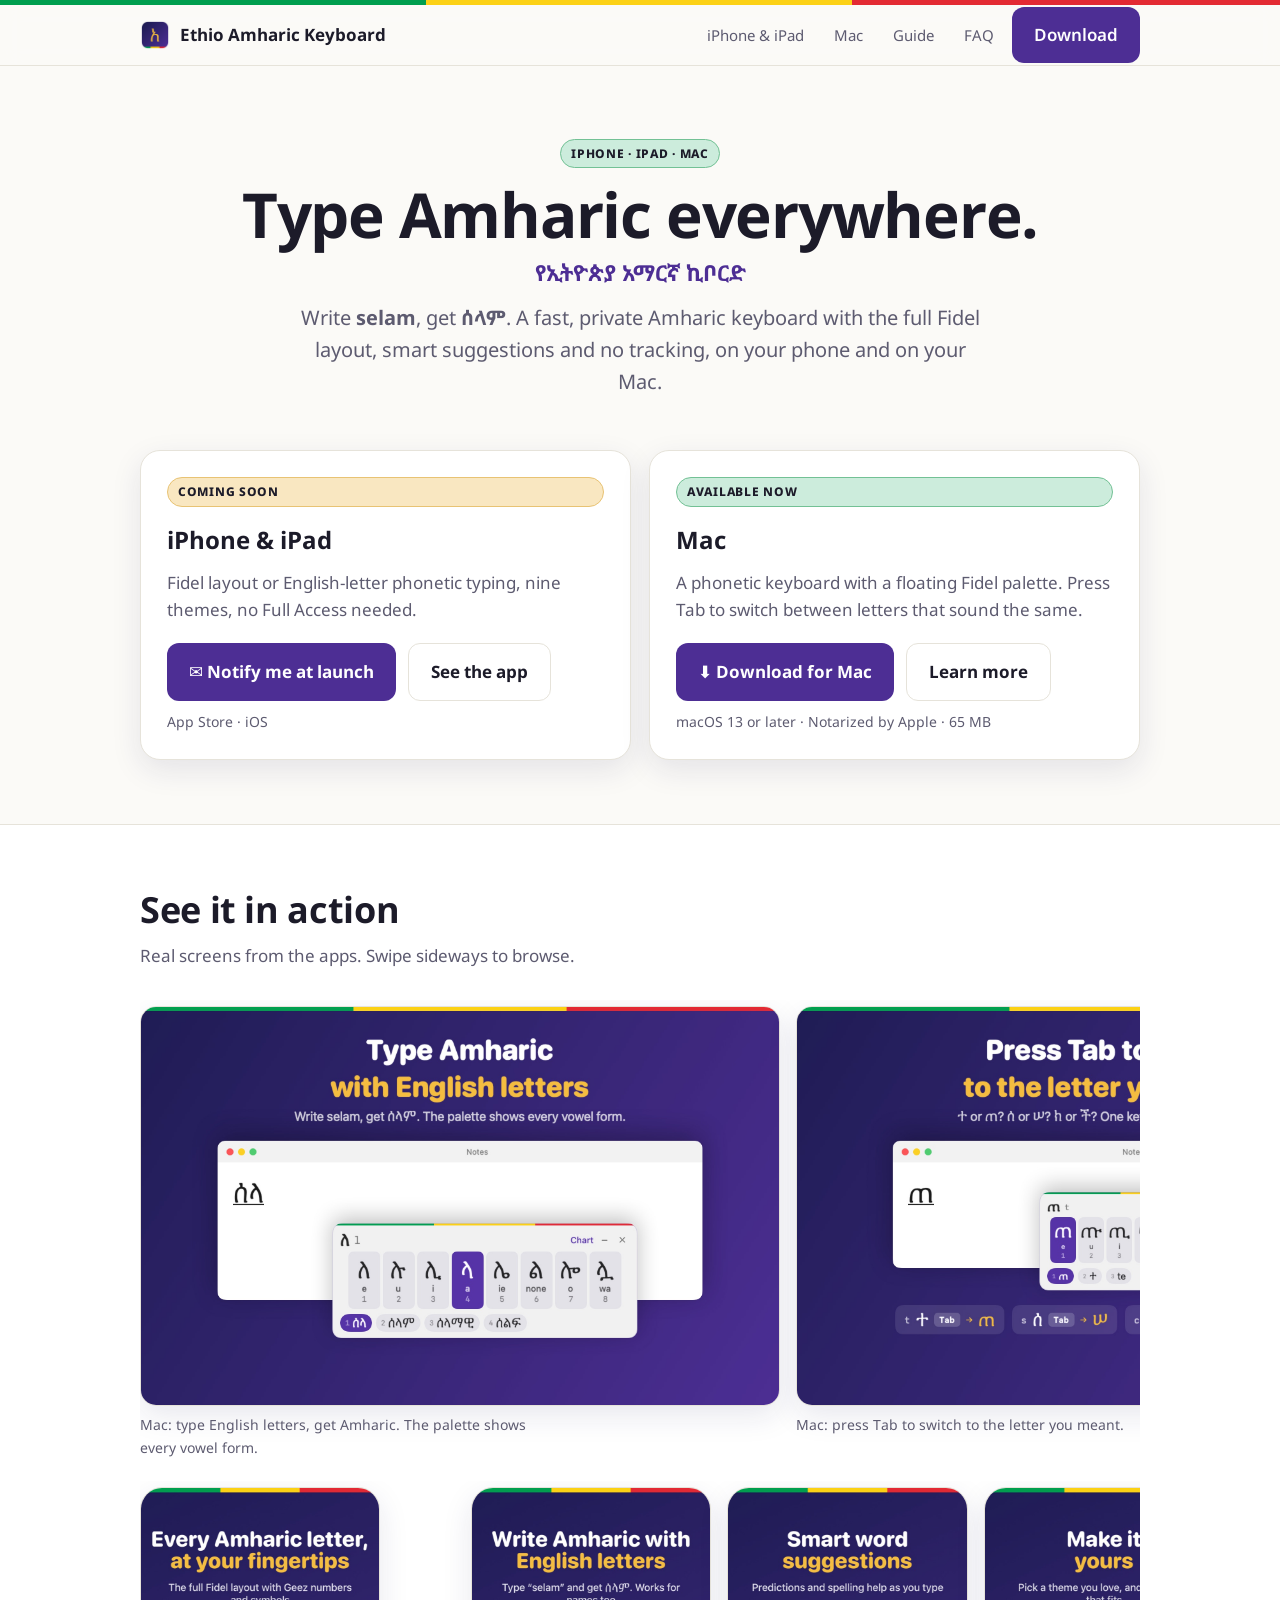
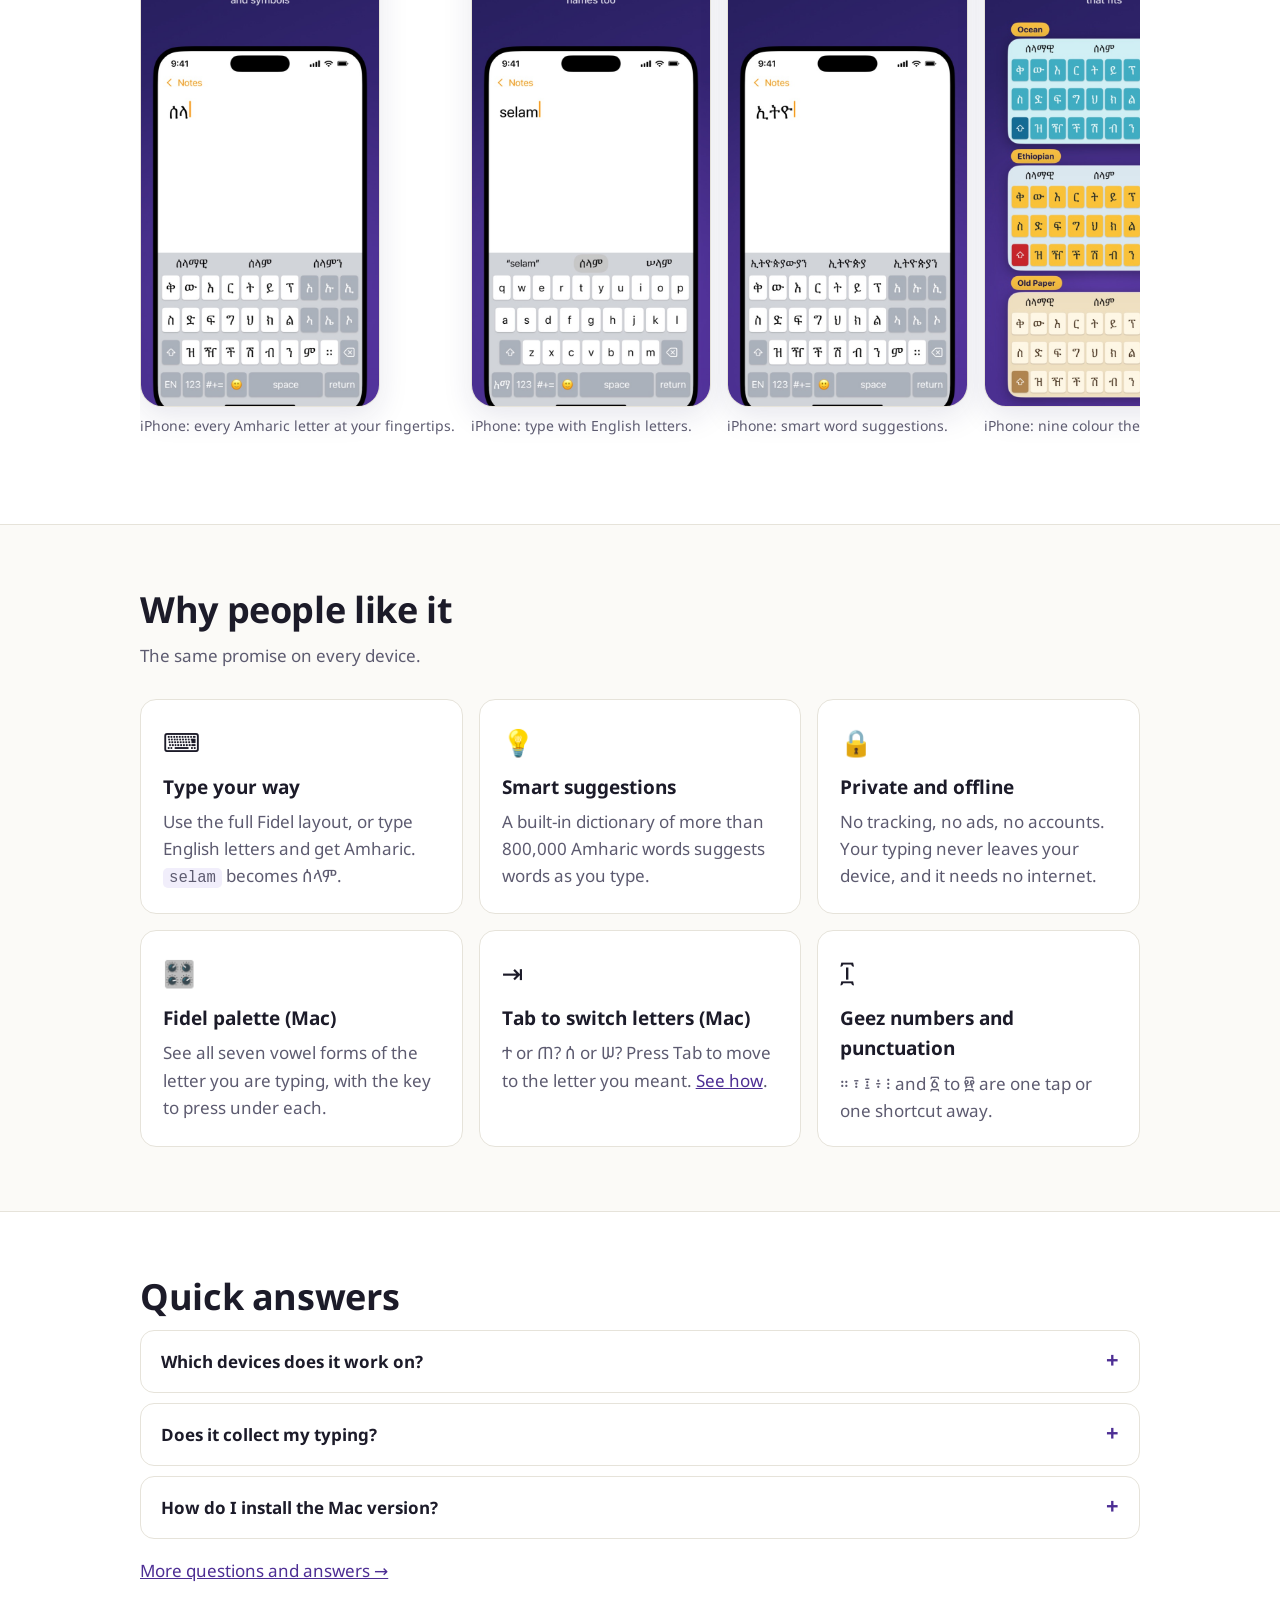
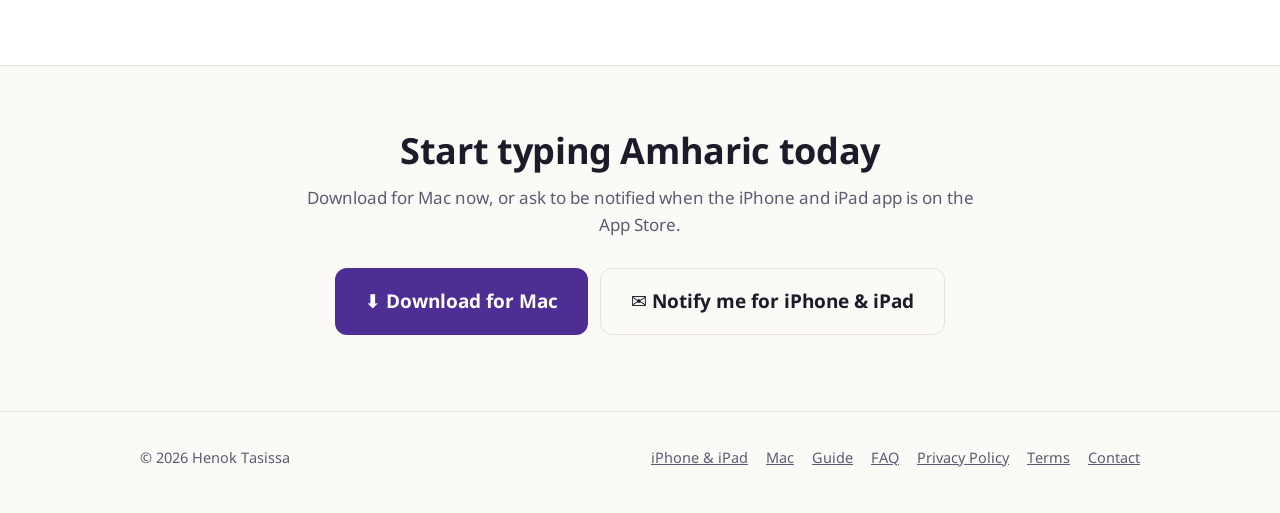
<file: index.html>
<!doctype html>
<html lang="en">
<head>
  <meta charset="utf-8">
  <meta name="viewport" content="width=device-width, initial-scale=1">
  <title>Ethio Amharic Keyboard – type Amharic on iPhone, iPad and Mac</title>
  <meta name="description" content="Type Amharic with the full Fidel layout or with English letters. Private and offline. For iPhone, iPad and Mac.">
  <meta property="og:title" content="Ethio Amharic Keyboard – type Amharic on iPhone, iPad and Mac">
  <meta property="og:description" content="Type Amharic with the full Fidel layout or with English letters. Private and offline. For iPhone, iPad and Mac.">
  <meta property="og:image" content="/img/mac-1-type.jpg">
  <meta name="theme-color" content="#1f1c55">
  <link rel="icon" href="/favicon.png">
  <link rel="preconnect" href="https://fonts.googleapis.com"><link rel="preconnect" href="https://fonts.gstatic.com" crossorigin>
  <link rel="stylesheet" href="https://fonts.googleapis.com/css2?family=Noto+Sans+Ethiopic:wght@400;600;700&display=swap">
  <link rel="stylesheet" href="/style.css">
</head>
<body>
  <div class="stripe"></div>
  <header class="nav"><div class="wrap">
    <a class="brand" href="/"><img src="/icon.png" alt="">Ethio Amharic Keyboard</a>
    <nav>
      <a href="/iphone">iPhone &amp; iPad</a><a href="/mac">Mac</a><a href="/guide">Guide</a><a href="/faq">FAQ</a>
      <a class="btn" href="/mac#download">Download</a>
    </nav>
  </div></header>

  <div class="hero-center"><div class="wrap">
    <span class="badge live">iPhone · iPad · Mac</span>
    <h1 style="margin-top:14px">Type Amharic everywhere.</h1>
    <p class="am" style="font-size:22px;color:var(--accent);font-weight:700;margin:6px 0 0">የኢትዮጵያ አማርኛ ኪቦርድ</p>
    <p class="lead">Write <strong>selam</strong>, get <strong>ሰላም</strong>. A fast, private Amharic keyboard with the full Fidel layout, smart suggestions and no tracking, on your phone and on your Mac.</p>
  </div></div>

  <section style="padding-top:28px"><div class="wrap">
    <div class="platforms">
      <div class="platform">
        <span class="badge">Coming soon</span>
        <h3>iPhone &amp; iPad</h3>
        <p>Fidel layout or English-letter phonetic typing, nine themes, no Full Access needed.</p>
        <div class="cta"><a class="btn" href="mailto:henoktasissa@gmail.com?subject=Notify%20me%20when%20Ethio%20Amharic%20Keyboard%20is%20on%20the%20App%20Store&body=Please%20email%20me%20when%20Ethio%20Amharic%20Keyboard%20for%20iPhone%20and%20iPad%20is%20available.">✉ Notify me at launch</a><a class="btn secondary" href="/iphone">See the app</a></div>
        <span class="meta">App Store · iOS</span>
      </div>
      <div class="platform">
        <span class="badge live">Available now</span>
        <h3>Mac</h3>
        <p>A phonetic keyboard with a floating Fidel palette. Press Tab to switch between letters that sound the same.</p>
        <div class="cta"><a class="btn" href="https://github.com/Henok-tasissa/ethio-keyboard-launch/releases/latest/download/Ethio-Amharic-Keyboard.dmg">⬇ Download for Mac</a><a class="btn secondary" href="/mac">Learn more</a></div>
        <span class="meta">macOS 13 or later · Notarized by Apple · 65 MB</span>
      </div>
    </div>
  </div></section>

  <section id="demo" class="alt"><div class="wrap">
    <h2>See it in action</h2>
    <p class="sub">Real screens from the apps. Swipe sideways to browse.</p>
    <div class="shots wide">
      <figure><img src="/img/mac-1-type.jpg" alt="Mac: type English letters, get Amharic. The palette shows every vowel form." loading="lazy"><figcaption>Mac: type English letters, get Amharic. The palette shows every vowel form.</figcaption></figure><figure><img src="/img/mac-2-tab.jpg" alt="Mac: press Tab to switch to the letter you meant." loading="lazy"><figcaption>Mac: press Tab to switch to the letter you meant.</figcaption></figure><figure><img src="/img/mac-3-chart.jpg" alt="Mac: every Fidel letter in one chart." loading="lazy"><figcaption>Mac: every Fidel letter in one chart.</figcaption></figure>
    </div>
    <div class="shots">
      <figure><img src="/img/ios-1-amharic-keyboard.jpg" alt="iPhone: every Amharic letter at your fingertips." loading="lazy"><figcaption>iPhone: every Amharic letter at your fingertips.</figcaption></figure><figure><img src="/img/ios-2-english-letters.jpg" alt="iPhone: type with English letters." loading="lazy"><figcaption>iPhone: type with English letters.</figcaption></figure><figure><img src="/img/ios-3-suggestions.jpg" alt="iPhone: smart word suggestions." loading="lazy"><figcaption>iPhone: smart word suggestions.</figcaption></figure><figure><img src="/img/ios-4-themes.jpg" alt="iPhone: nine colour themes." loading="lazy"><figcaption>iPhone: nine colour themes.</figcaption></figure>
    </div>
  </div></section>

  <section><div class="wrap">
    <h2>Why people like it</h2>
    <p class="sub">The same promise on every device.</p>
    <div class="grid3">
      <div class="card"><span class="icon">⌨️</span><h3>Type your way</h3><p>Use the full Fidel layout, or type English letters and get Amharic. <code>selam</code> becomes ሰላም.</p></div>
      <div class="card"><span class="icon">💡</span><h3>Smart suggestions</h3><p>A built-in dictionary of more than 800,000 Amharic words suggests words as you type.</p></div>
      <div class="card"><span class="icon">🔒</span><h3>Private and offline</h3><p>No tracking, no ads, no accounts. Your typing never leaves your device, and it needs no internet.</p></div>
      <div class="card"><span class="icon">🎛️</span><h3>Fidel palette (Mac)</h3><p>See all seven vowel forms of the letter you are typing, with the key to press under each.</p></div>
      <div class="card"><span class="icon">⇥</span><h3>Tab to switch letters (Mac)</h3><p>ተ or ጠ? ሰ or ሠ? Press Tab to move to the letter you meant. <a href="/mac#tab">See how</a>.</p></div>
      <div class="card"><span class="icon">፲</span><h3>Geez numbers and punctuation</h3><p>።  ፣  ፤  ፥  ፧ and ፩ to ፼ are one tap or one shortcut away.</p></div>
    </div>
  </div></section>

  <section class="alt"><div class="wrap">
    <h2>Quick answers</h2>
    <details><summary>Which devices does it work on?</summary><div class="a"><p>iPhone and iPad (coming soon to the App Store) and Mac (available now, macOS 13 or later, Apple silicon and Intel).</p></div></details>
    <details><summary>Does it collect my typing?</summary><div class="a"><p>No. Nothing you type is stored, logged or sent anywhere. The Mac keyboard never connects to the internet and the iPhone keyboard needs no Full Access.</p></div></details>
    <details><summary>How do I install the Mac version?</summary><div class="a"><p>Download the disk image, open it, drag the app to Applications, press Install, then add the keyboard in System Settings. The <a href="/guide#mac">guide</a> has every step.</p></div></details>
    <p style="margin-top:18px"><a href="/faq">More questions and answers →</a></p>
  </div></section>

  <section class="download"><div class="wrap">
    <h2>Start typing Amharic today</h2>
    <p class="sub" style="margin-inline:auto">Download for Mac now, or ask to be notified when the iPhone and iPad app is on the App Store.</p>
    <div class="cta" style="justify-content:center"><a class="btn" href="https://github.com/Henok-tasissa/ethio-keyboard-launch/releases/latest/download/Ethio-Amharic-Keyboard.dmg">⬇ Download for Mac</a><a class="btn secondary" href="mailto:henoktasissa@gmail.com?subject=Notify%20me%20when%20Ethio%20Amharic%20Keyboard%20is%20on%20the%20App%20Store&body=Please%20email%20me%20when%20Ethio%20Amharic%20Keyboard%20for%20iPhone%20and%20iPad%20is%20available.">✉ Notify me for iPhone &amp; iPad</a></div>
  </div></section>

  <footer><div class="wrap">
    <span>&copy; 2026 Henok Tasissa</span>
    <div class="right">
      <a href="/iphone">iPhone &amp; iPad</a><a href="/mac">Mac</a><a href="/guide">Guide</a><a href="/faq">FAQ</a>
      <a href="https://henok-tasissa.github.io/ethio-keyboard-legal/privacy-policy.html">Privacy Policy</a>
      <a href="https://henok-tasissa.github.io/ethio-keyboard-legal/terms-of-use.html">Terms</a>
      <a href="mailto:henoktasissa@gmail.com">Contact</a>
    </div>
  </div></footer>
</body>
</html>
</file>
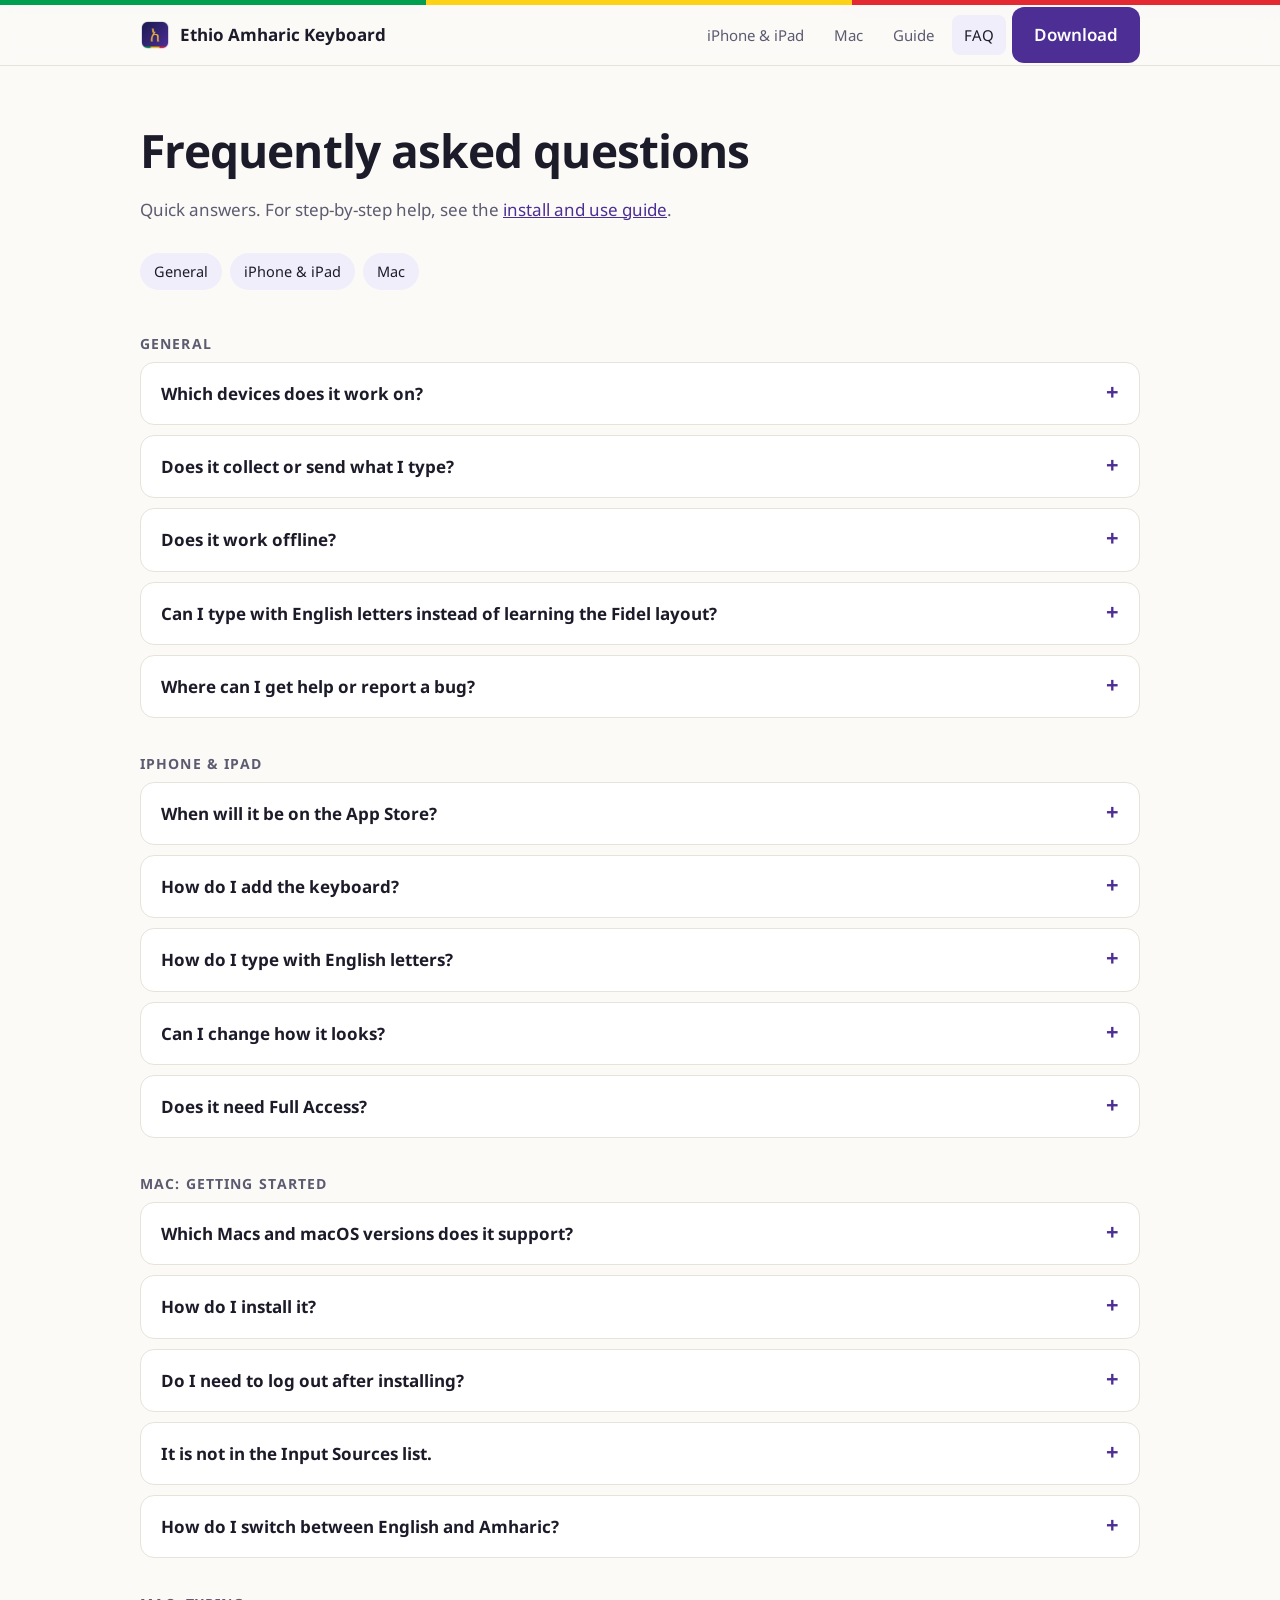
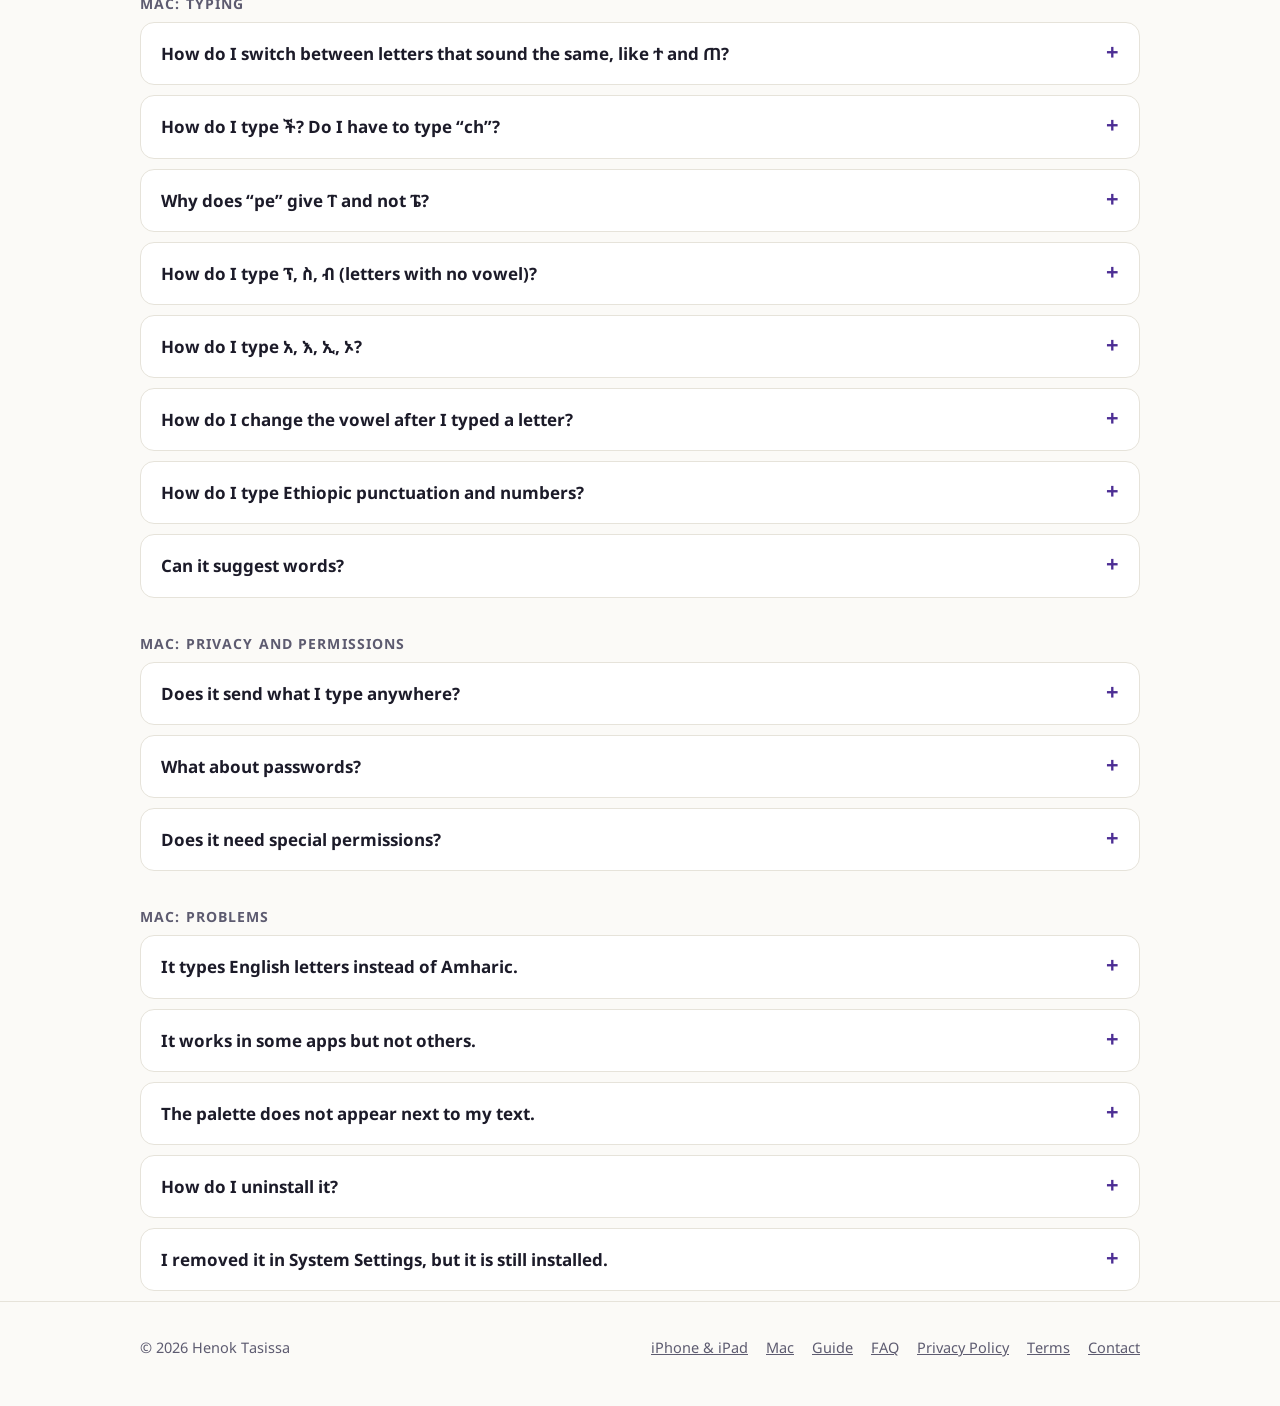
<file: faq.html>
<!doctype html>
<html lang="en">
<head>
  <meta charset="utf-8">
  <meta name="viewport" content="width=device-width, initial-scale=1">
  <title>FAQ – Ethio Amharic Keyboard</title>
  <meta name="description" content="Answers about Ethio Amharic Keyboard for iPhone, iPad and Mac: installing, typing, Tab to switch similar letters, privacy and troubleshooting.">
  <meta property="og:title" content="Ethio Amharic Keyboard – type Amharic on iPhone, iPad and Mac">
  <meta property="og:description" content="Type Amharic with the full Fidel layout or with English letters. Private and offline. For iPhone, iPad and Mac.">
  <meta property="og:image" content="/img/mac-1-type.jpg">
  <meta name="theme-color" content="#1f1c55">
  <link rel="icon" href="/favicon.png">
  <link rel="preconnect" href="https://fonts.googleapis.com"><link rel="preconnect" href="https://fonts.gstatic.com" crossorigin>
  <link rel="stylesheet" href="https://fonts.googleapis.com/css2?family=Noto+Sans+Ethiopic:wght@400;600;700&display=swap">
  <link rel="stylesheet" href="/style.css">
</head>
<body>
  <div class="stripe"></div>
  <header class="nav"><div class="wrap">
    <a class="brand" href="/"><img src="/icon.png" alt="">Ethio Amharic Keyboard</a>
    <nav>
      <a href="/iphone">iPhone &amp; iPad</a><a href="/mac">Mac</a><a href="/guide">Guide</a><a href="/faq" aria-current="page">FAQ</a>
      <a class="btn" href="/mac#download">Download</a>
    </nav>
  </div></header>

  
  <main class="wrap">
    <div class="page-head">
      <h1>Frequently asked questions</h1>
      <p class="sub">Quick answers. For step-by-step help, see the <a href="/guide">install and use guide</a>.</p>
      <div class="toc"><a href="#general">General</a><a href="#iphone">iPhone &amp; iPad</a><a href="#mac">Mac</a></div>
    </div>
    <h2 class="faq-group" id="general">General</h2>
      <details><summary>Which devices does it work on?</summary><div class="a"><p>iPhone and iPad (coming soon to the App Store) and Mac (available now, macOS 13 or later, Apple silicon and Intel).</p></div></details>
      <details><summary>Does it collect or send what I type?</summary><div class="a"><p>No. Nothing you type is stored, logged or sent anywhere, on any device. There is no tracking, no ads and no account. Read the <a href="https://henok-tasissa.github.io/ethio-keyboard-legal/privacy-policy.html">Privacy Policy</a>.</p></div></details>
      <details><summary>Does it work offline?</summary><div class="a"><p>Yes. The dictionaries are bundled inside the apps. The Mac keyboard never connects to the internet, and the iPhone keyboard does not ask for Full Access.</p></div></details>
      <details><summary>Can I type with English letters instead of learning the Fidel layout?</summary><div class="a"><p>Yes. Type <code>selam</code> and get ሰላም. On iPhone and iPad tap the EN key twice for phonetic mode; on Mac it is the default.</p></div></details>
      <details><summary>Where can I get help or report a bug?</summary><div class="a"><p>Email <a href="mailto:henoktasissa@gmail.com">henoktasissa@gmail.com</a> with your device, OS version and the app you were typing in.</p></div></details>
    <h2 class="faq-group" id="iphone">iPhone &amp; iPad</h2>
      <details><summary>When will it be on the App Store?</summary><div class="a"><p>Soon. <a href="mailto:henoktasissa@gmail.com?subject=Notify%20me%20when%20Ethio%20Amharic%20Keyboard%20is%20on%20the%20App%20Store">Email us</a> and we will tell you the day it is live.</p></div></details>
      <details><summary>How do I add the keyboard?</summary><div class="a"><p>Settings → General → Keyboard → Keyboards → Add New Keyboard → <strong>Ethio Keyboard</strong>. Then tap and hold the globe key in any text field and choose it. Full Access is not needed.</p></div></details>
      <details><summary>How do I type with English letters?</summary><div class="a"><p>Tap the <strong>EN</strong> key twice to reach phonetic mode. Type <code>selam</code>, then press space for ሰላም. Tap a suggestion to pick a different spelling.</p></div></details>
      <details><summary>Can I change how it looks?</summary><div class="a"><p>Yes: nine colour themes, three key sizes, key-press preview and key click (which follows your Sounds &amp; Haptics settings).</p></div></details>
      <details><summary>Does it need Full Access?</summary><div class="a"><p>No. Without Full Access iOS does not allow the keyboard to use the network at all, so your typing cannot leave your device.</p></div></details>
<h2 class="faq-group" id="mac">Mac: getting started</h2>
      <details><summary>Which Macs and macOS versions does it support?</summary><div class="a"><p>macOS 13 (Ventura) or later, on both Apple silicon and Intel Macs.</p></div></details>
      <details><summary>How do I install it?</summary><div class="a"><p>Open the downloaded disk image, drag <strong>Ethio Amharic for Mac</strong> to Applications, open it and press <strong>Install</strong>. The first time you open it, macOS may ask you to confirm the app was downloaded from the internet: click <strong>Open</strong>. Then add it in <strong>System Settings → Keyboard → Input Sources → Edit → + → Amharic → Ethio Amharic Keyboard</strong> and pick it in the menu bar. The <a href="/guide">guide</a> has every step.</p></div></details>
      <details><summary>Do I need to log out after installing?</summary><div class="a"><p>Usually not. Add the keyboard in System Settings, pick it from the menu bar and type. The exception is an <strong>update</strong>: apps that were open during an update keep an old connection and type English until you restart them. Logging out and back in once fixes every app at once. It is also the fallback if the keyboard is not in the list.</p></div></details>
      <details><summary>It is not in the Input Sources list.</summary><div class="a"><p>Make sure you pressed <strong>Install</strong> in the app, then look under <strong>Amharic</strong> after clicking <strong>Edit… → +</strong>. If it is still missing, log out and back in once and look again.</p></div></details>
      <details><summary>How do I switch between English and Amharic?</summary><div class="a"><p>Two ways. Use the input menu in the menu bar (or <span class="keycap">Control</span> + <span class="keycap">Space</span> / the Globe key) to switch keyboards. Or press <span class="keycap">Control</span> + <span class="keycap">Option</span> + <span class="keycap">Space</span> to type English without leaving Ethio Amharic Keyboard; a short label shows <strong>ABC</strong> or <strong>አማ</strong>.</p></div></details>
    <h2 class="faq-group">Mac: typing</h2>
      <details><summary>How do I switch between letters that sound the same, like ተ and ጠ?</summary><div class="a"><p>Press <span class="keycap">Tab</span> while the letter is underlined. It moves to the next same-sounding letter (<code>t</code>: ተ → ጠ, <code>s</code>: ሰ → ሠ, <code>h</code>: ሀ → ሐ → ኀ, <code>p</code>: ፐ → ጰ, and more). <span class="keycap">Shift</span> + <span class="keycap">Tab</span> goes back. It changes the last letter you typed.</p><p>See the <a href="/guide#tab">full list</a>.</p></div></details>
      <details><summary>How do I type ች? Do I have to type “ch”?</summary><div class="a"><p>No. Type <code>c</code> to get ክ, then press <span class="keycap">Tab</span> to get ች (and Tab again for ጭ). Typing <code>ch</code> gives ቸ and Tab changes it to ጨ.</p></div></details>
      <details><summary>Why does “pe” give ፐ and not ፔ?</summary><div class="a"><p>In this keyboard <code>e</code> is the <strong>1st</strong> form, like <code>se</code> for ሰ. The 5th form is <code>ie</code>: type <code>pie</code> to get ፔ, or type <code>pe</code> and press <span class="keycap">5</span>. The palette shows the key to type under every form.</p></div></details>
      <details><summary>How do I type ፕ, ስ, ብ (letters with no vowel)?</summary><div class="a"><p>Type just the consonant: <code>p</code> gives ፕ, <code>s</code> gives ስ, <code>b</code> gives ብ. This is the 6th form. The palette labels it <strong>none</strong>.</p></div></details>
      <details><summary>How do I type አ, እ, ኢ, ኦ?</summary><div class="a"><p>Type the vowel on its own: <code>a</code> አ, <code>u</code> ኡ, <code>i</code> ኢ, <code>e</code> እ, <code>o</code> ኦ. Press <span class="keycap">Tab</span> for the alternative letters (አ → ዐ). ኣ and ኤ can be clicked in the palette.</p></div></details>
      <details><summary>How do I change the vowel after I typed a letter?</summary><div class="a"><p>While the letter is underlined, press <span class="keycap">1</span> to <span class="keycap">7</span> (or <span class="keycap">8</span> for the “wa” form), or click a form in the palette. For example, type <code>s</code> then press <span class="keycap">4</span> to get ሳ.</p></div></details>
      <details><summary>How do I type Ethiopic punctuation and numbers?</summary><div class="a"><p>Type <code>. , ; : ?</code> for ። ፣ ፤ ፥ ፧ while writing Amharic. Hold <span class="keycap">Option</span> and press 1–9 for ፩–፱, Shift for the tens. <span class="keycap">Option</span> + <span class="keycap">Space</span> opens a picker with all the symbols.</p></div></details>
      <details><summary>Can it suggest words?</summary><div class="a"><p>Yes. A built-in dictionary suggests words in the palette as you type. By default what you typed stays selected; pick a suggestion with the arrow keys and Space, or <span class="keycap">Option</span> + <span class="keycap">1–5</span>. You can make Space take the top suggestion in the settings.</p></div></details>
    <h2 class="faq-group">Mac: privacy and permissions</h2>
      <details><summary>Does it send what I type anywhere?</summary><div class="a"><p>No. It never connects to the internet. What you type is converted on your Mac and handed to the app you are typing in. It is not stored or logged. Read the <a href="https://henok-tasissa.github.io/ethio-keyboard-legal/privacy-policy.html">Privacy Policy</a>.</p></div></details>
      <details><summary>What about passwords?</summary><div class="a"><p>When macOS marks a field as secure, such as a password box, the keyboard does not touch your keystrokes at all.</p></div></details>
      <details><summary>Does it need special permissions?</summary><div class="a"><p>No. It does not need Accessibility, Input Monitoring or Full Disk Access.</p></div></details>
    <h2 class="faq-group">Mac: problems</h2>
      <details><summary>It types English letters instead of Amharic.</summary><div class="a"><p>Check that <strong>Ethio Amharic Keyboard</strong> is selected in the menu bar. If it is and you just installed or updated, restart that app, or log out and back in once. Also make sure English typing is off: press <span class="keycap">Control</span> + <span class="keycap">Option</span> + <span class="keycap">Space</span> and look for the <strong>አማ</strong> label.</p></div></details>
      <details><summary>It works in some apps but not others.</summary><div class="a"><p>That is the “old connection” issue: apps that were open during an install or update need a restart, or log out and back in once. Apps you open afterwards work straight away.</p></div></details>
      <details><summary>The palette does not appear next to my text.</summary><div class="a"><p>Some apps do not report where the cursor is, so the palette stays where it was. Drag it where you like, or choose Reset palette position in the settings. <span class="keycap">Control</span> + <span class="keycap">Option</span> + <span class="keycap">P</span> shows or hides it.</p></div></details>
      <details><summary>How do I uninstall it?</summary><div class="a"><p>Open <strong>Ethio Amharic for Mac</strong>, press <strong>Uninstall…</strong> and confirm. It removes the keyboard and its settings. If it still shows in the input menu, open <strong>System Settings → Keyboard → Input Sources → Edit</strong>, select it and click <strong>−</strong>, then delete the app. See the <a href="/guide#uninstall">guide</a>.</p></div></details>
      <details><summary>I removed it in System Settings, but it is still installed.</summary><div class="a"><p>That is expected. The <strong>−</strong> button in Input Sources only removes the keyboard from your list; it does not delete it, and you can add it back with <strong>+</strong>. To remove it completely, open <strong>Ethio Amharic for Mac</strong> and press <strong>Uninstall…</strong>. If you no longer have that app, move <strong>Ethio Amharic.app</strong> out of <code>~/Library/Input Methods</code> (Finder → Go → Go to Folder…) to the Trash.</p></div></details>
  </main>

  <footer><div class="wrap">
    <span>&copy; 2026 Henok Tasissa</span>
    <div class="right">
      <a href="/iphone">iPhone &amp; iPad</a><a href="/mac">Mac</a><a href="/guide">Guide</a><a href="/faq">FAQ</a>
      <a href="https://henok-tasissa.github.io/ethio-keyboard-legal/privacy-policy.html">Privacy Policy</a>
      <a href="https://henok-tasissa.github.io/ethio-keyboard-legal/terms-of-use.html">Terms</a>
      <a href="mailto:henoktasissa@gmail.com">Contact</a>
    </div>
  </div></footer>
</body>
</html>
</file>
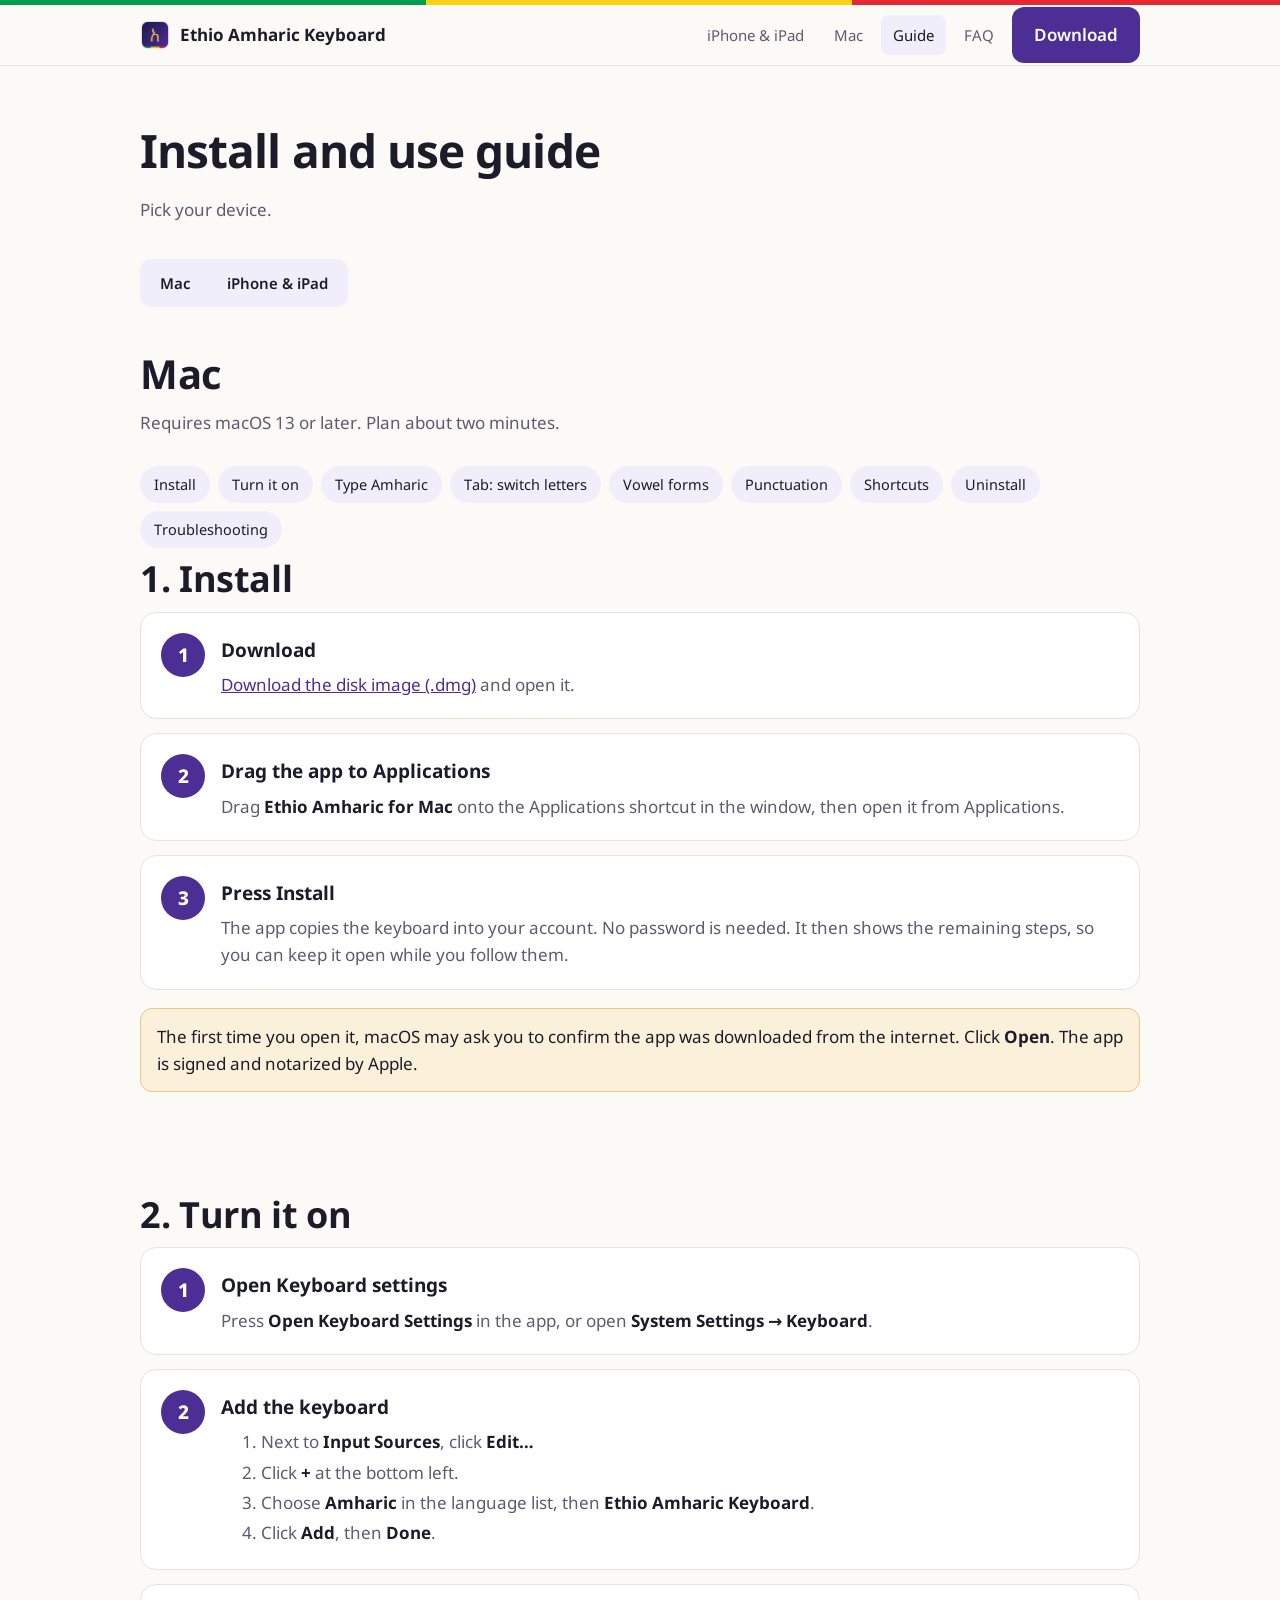
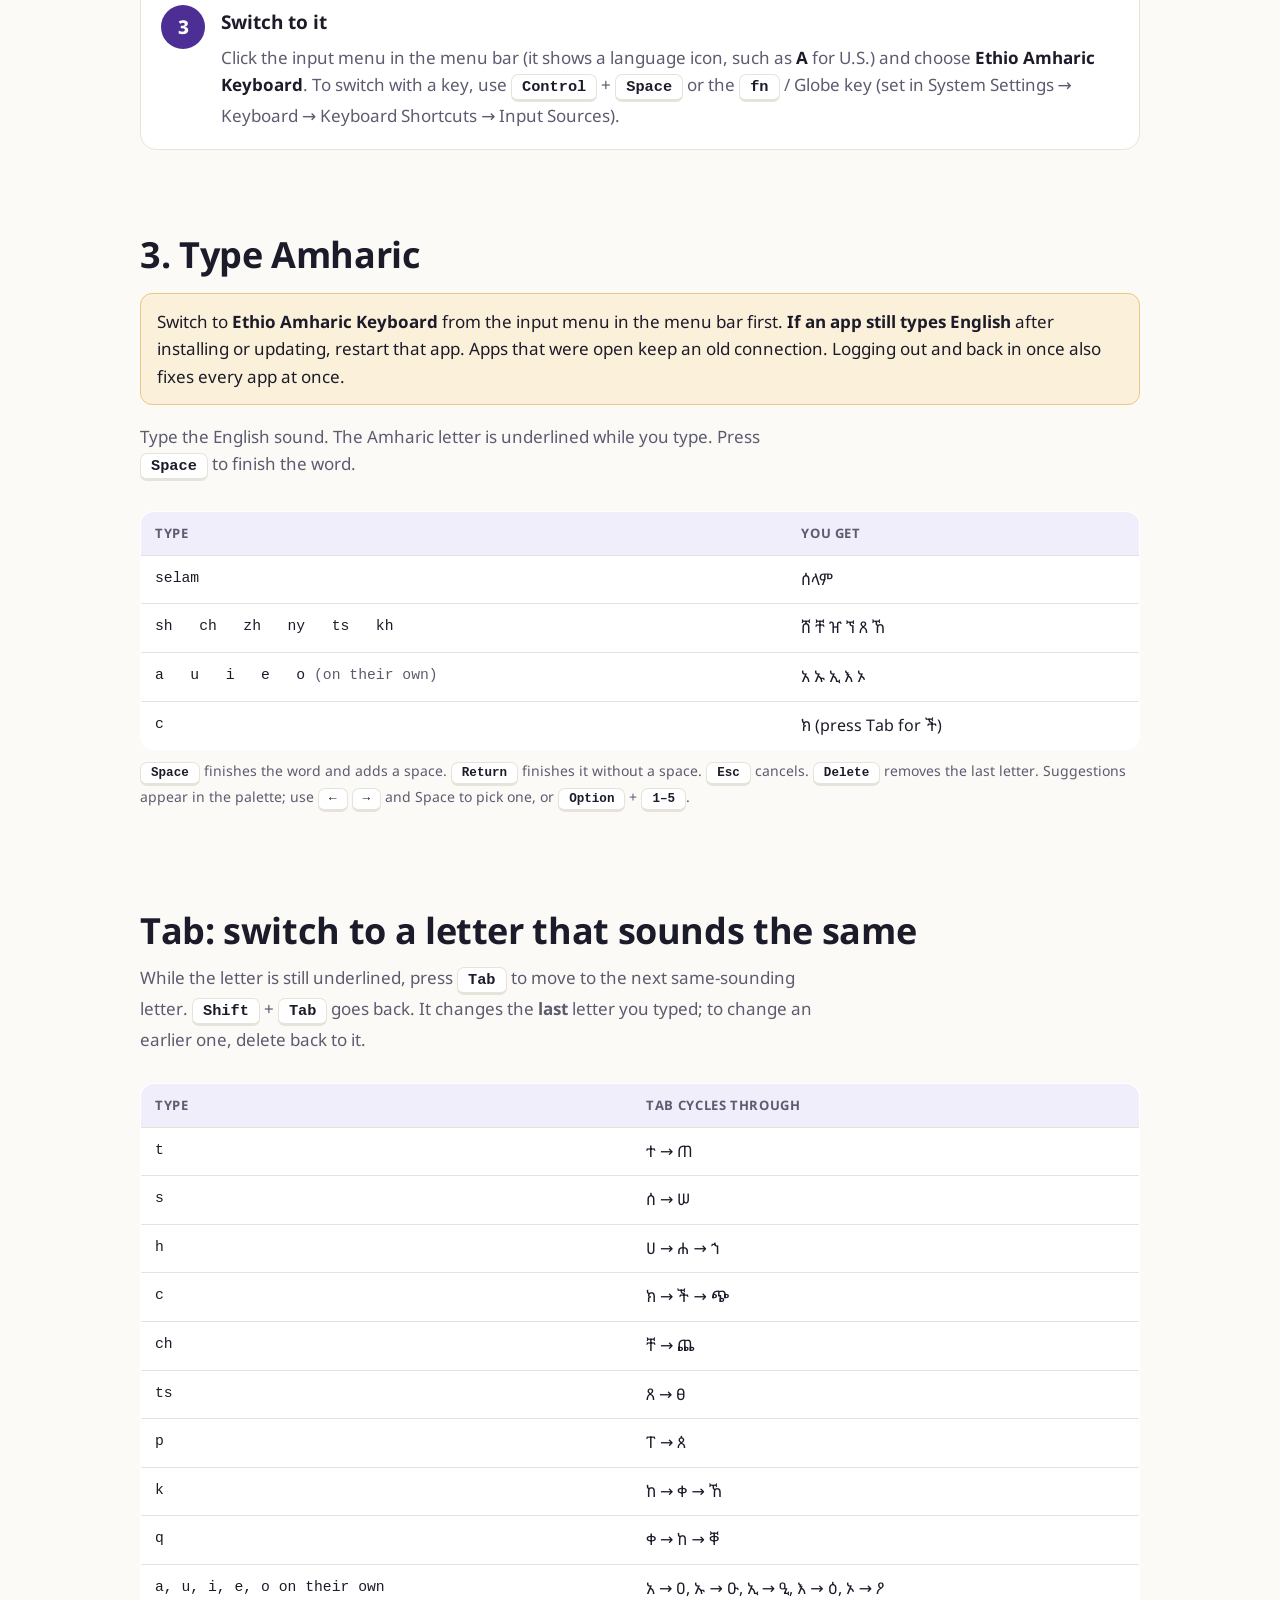
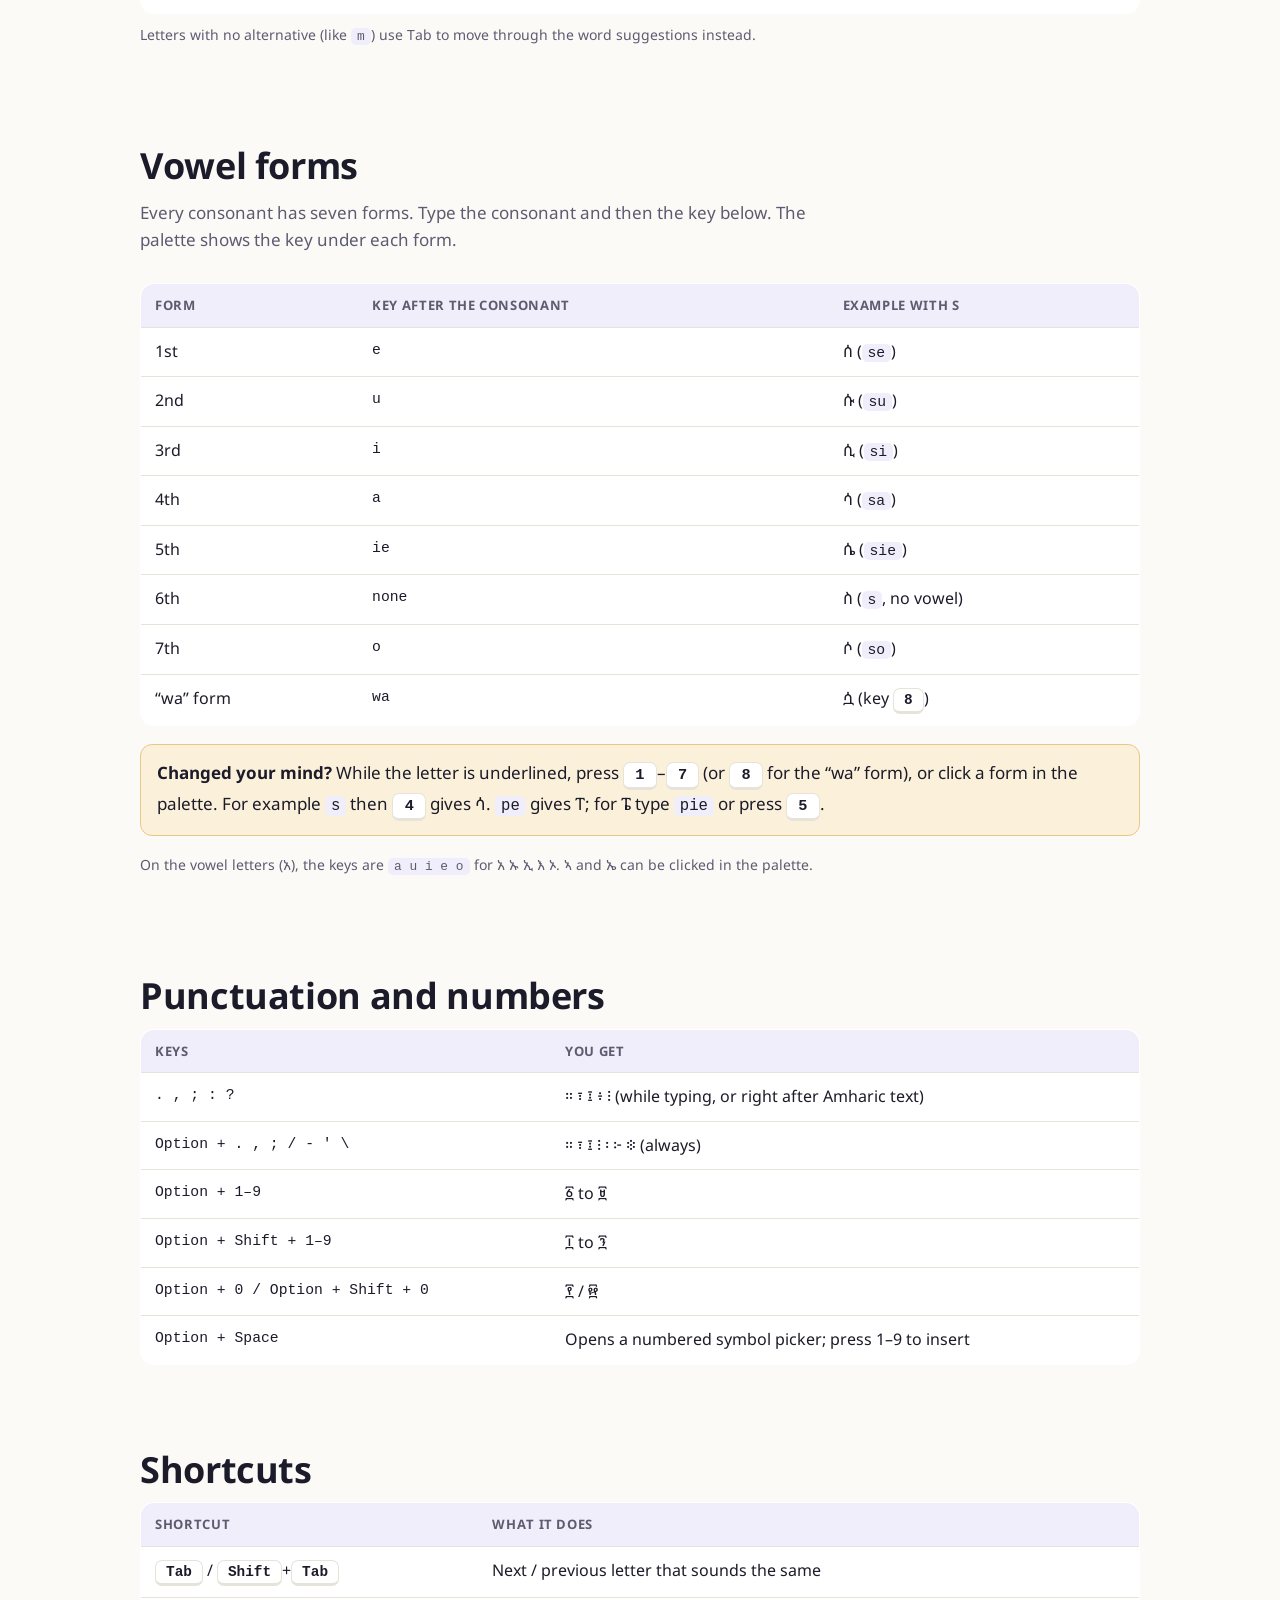
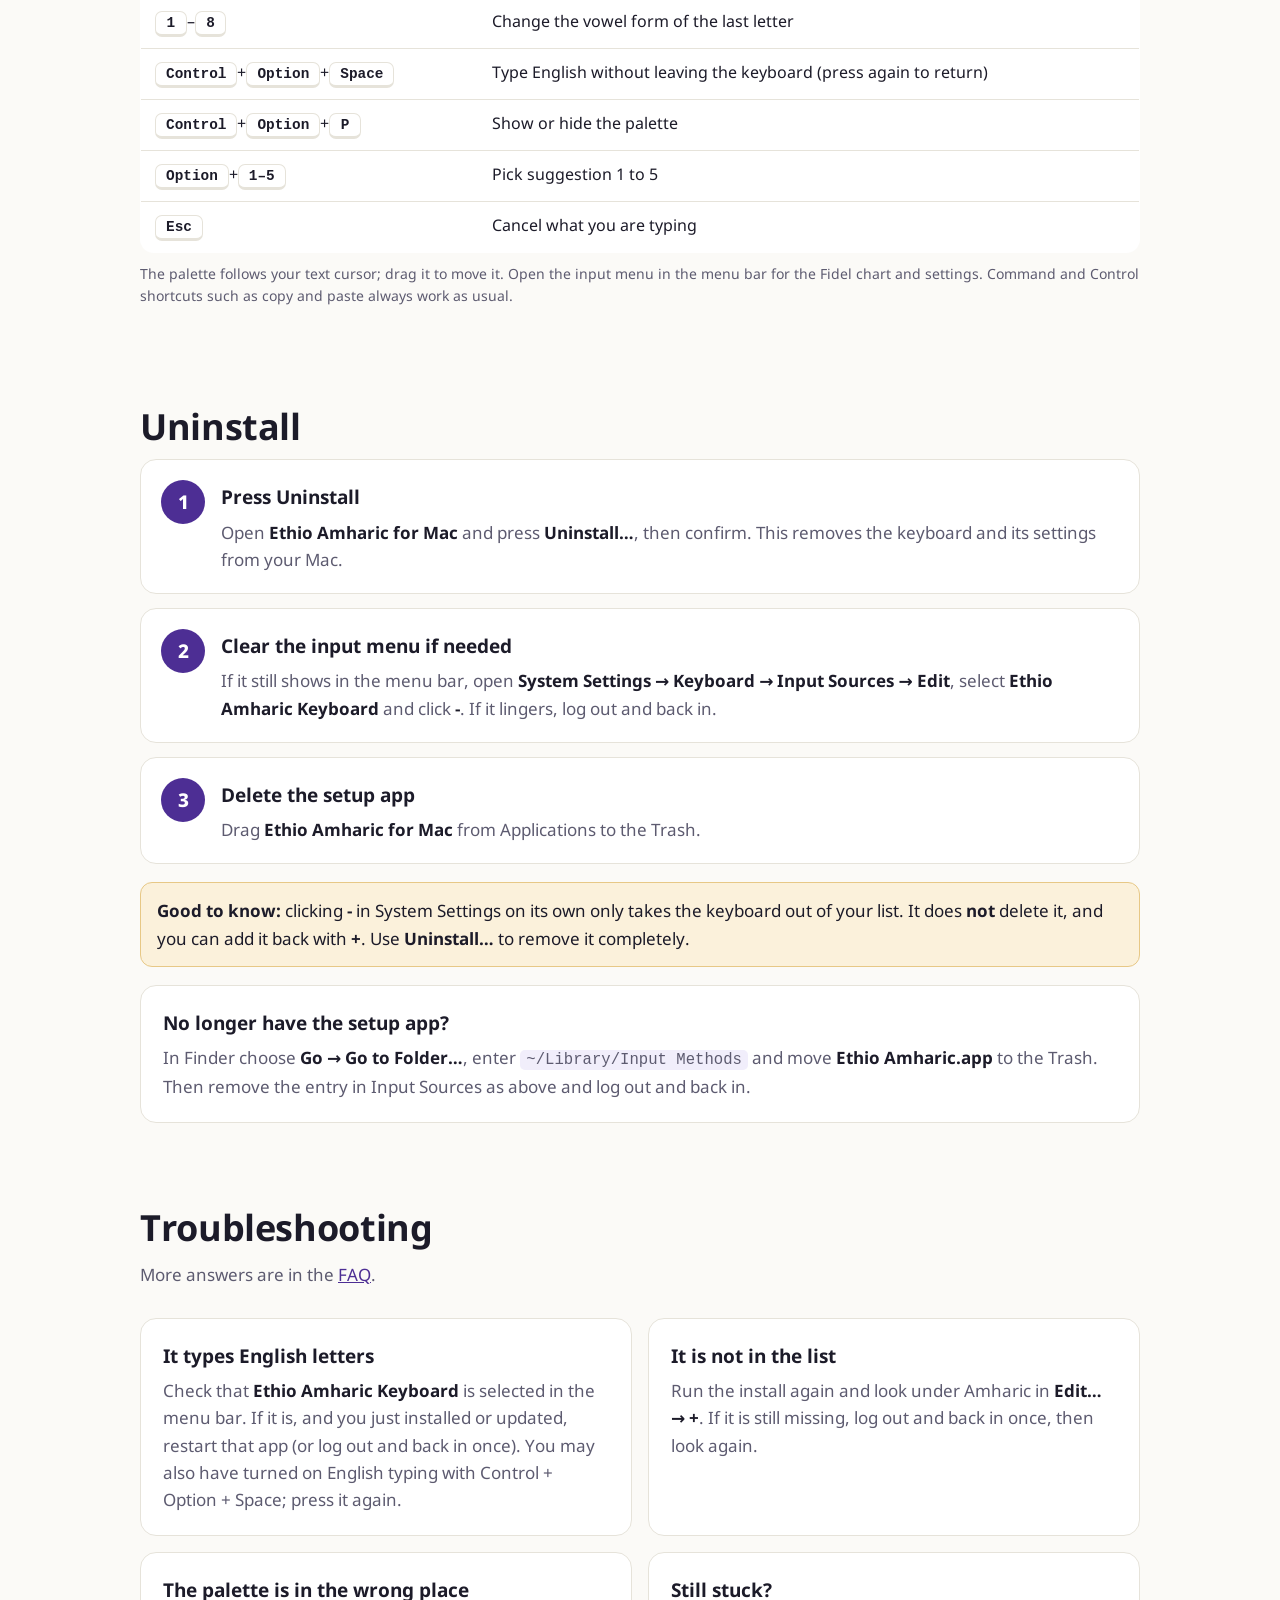
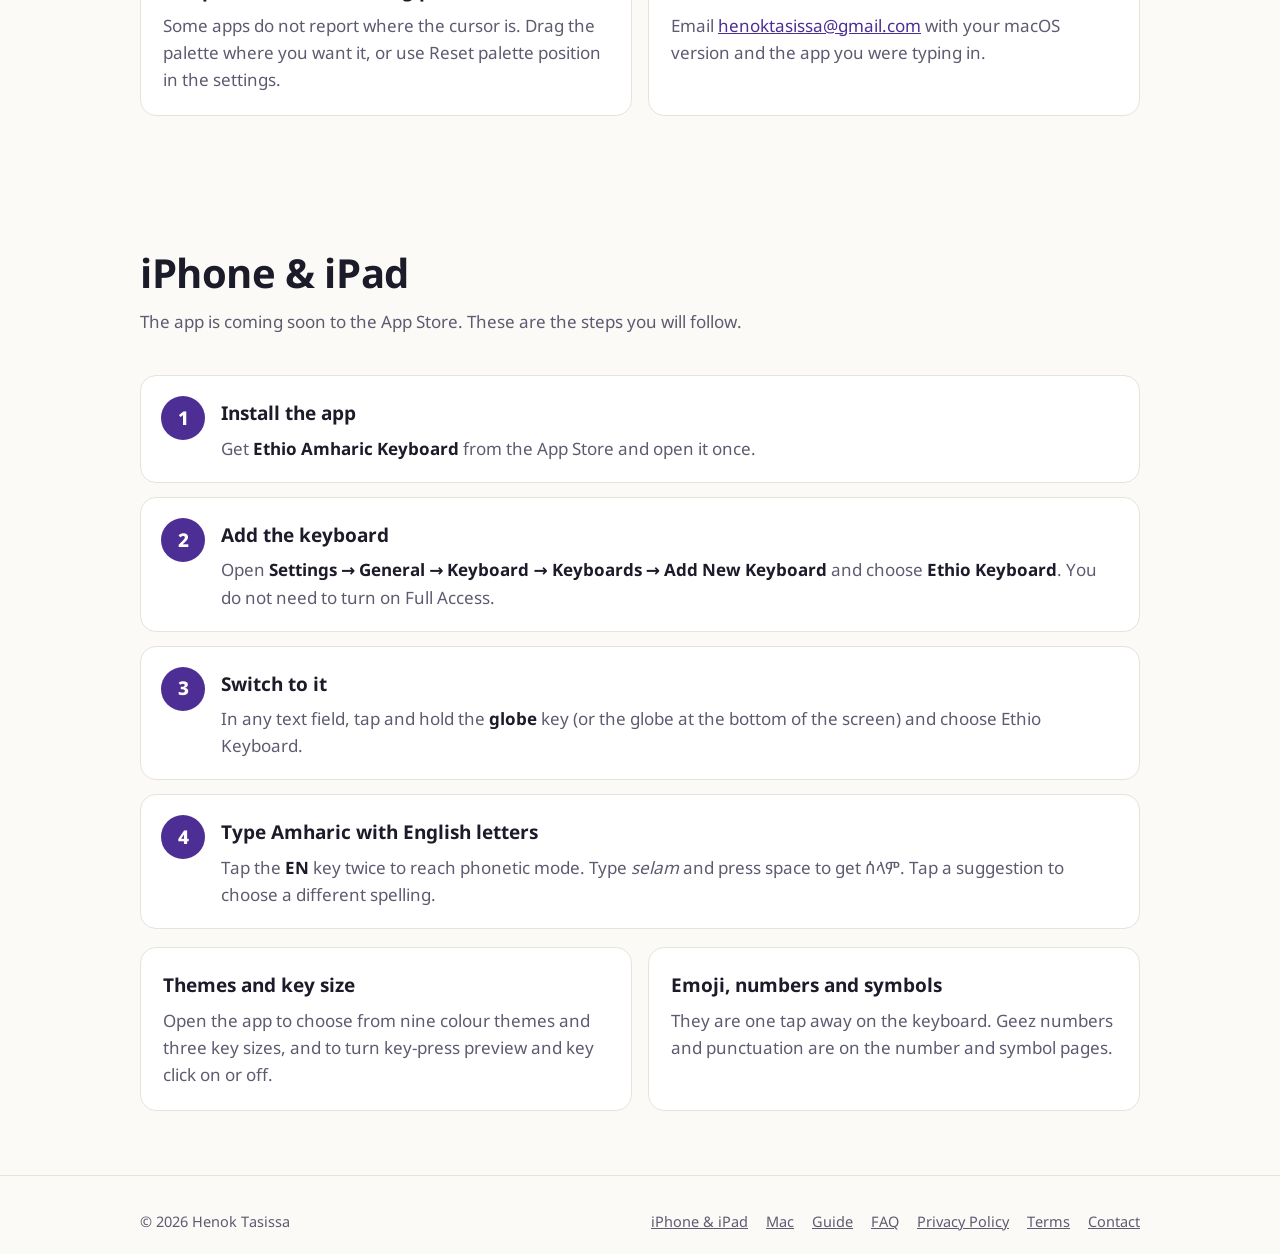
<file: guide.html>
<!doctype html>
<html lang="en">
<head>
  <meta charset="utf-8">
  <meta name="viewport" content="width=device-width, initial-scale=1">
  <title>Install and use guide – Ethio Amharic Keyboard</title>
  <meta name="description" content="Install and use Ethio Amharic Keyboard on iPhone, iPad and Mac: add the keyboard, type Amharic, switch letters with Tab, punctuation, shortcuts and troubleshooting.">
  <meta property="og:title" content="Ethio Amharic Keyboard – type Amharic on iPhone, iPad and Mac">
  <meta property="og:description" content="Type Amharic with the full Fidel layout or with English letters. Private and offline. For iPhone, iPad and Mac.">
  <meta property="og:image" content="/img/mac-1-type.jpg">
  <meta name="theme-color" content="#1f1c55">
  <link rel="icon" href="/favicon.png">
  <link rel="preconnect" href="https://fonts.googleapis.com"><link rel="preconnect" href="https://fonts.gstatic.com" crossorigin>
  <link rel="stylesheet" href="https://fonts.googleapis.com/css2?family=Noto+Sans+Ethiopic:wght@400;600;700&display=swap">
  <link rel="stylesheet" href="/style.css">
</head>
<body>
  <div class="stripe"></div>
  <header class="nav"><div class="wrap">
    <a class="brand" href="/"><img src="/icon.png" alt="">Ethio Amharic Keyboard</a>
    <nav>
      <a href="/iphone">iPhone &amp; iPad</a><a href="/mac">Mac</a><a href="/guide" aria-current="page">Guide</a><a href="/faq">FAQ</a>
      <a class="btn" href="/mac#download">Download</a>
    </nav>
  </div></header>

  
  <main class="wrap">
    <div class="page-head">
      <h1>Install and use guide</h1>
      <p class="sub">Pick your device.</p>
      <div class="tabs"><a href="#mac">Mac</a><a href="#iphone">iPhone &amp; iPad</a></div>
    </div>

    <h2 id="mac" style="font-size:clamp(28px,4vw,40px);margin-top:18px">Mac</h2>
    <p class="sub">Requires macOS 13 or later. Plan about two minutes.</p>
    <div class="toc"><a href="#install">Install</a><a href="#enable">Turn it on</a><a href="#type">Type Amharic</a><a href="#tab">Tab: switch letters</a><a href="#vowels">Vowel forms</a><a href="#punct">Punctuation</a><a href="#shortcuts">Shortcuts</a><a href="#uninstall">Uninstall</a><a href="#trouble">Troubleshooting</a></div>
<section id="install" style="padding-top:10px"><h2>1. Install</h2>
      <div class="steps">
        <div class="step"><div><h3>Download</h3><p><a href="https://github.com/Henok-tasissa/ethio-keyboard-launch/releases/latest/download/Ethio-Amharic-Keyboard.dmg">Download the disk image (.dmg)</a> and open it.</p></div></div>
        <div class="step"><div><h3>Drag the app to Applications</h3><p>Drag <strong>Ethio Amharic for Mac</strong> onto the Applications shortcut in the window, then open it from Applications.</p></div></div>
        <div class="step"><div><h3>Press Install</h3><p>The app copies the keyboard into your account. No password is needed. It then shows the remaining steps, so you can keep it open while you follow them.</p></div></div>
      </div>
      <div class="note"><p>The first time you open it, macOS may ask you to confirm the app was downloaded from the internet. Click <strong>Open</strong>. The app is signed and notarized by Apple.</p></div>
    </section>

    <section id="enable" style="padding-top:20px"><h2>2. Turn it on</h2>
      <div class="steps">
        <div class="step"><div><h3>Open Keyboard settings</h3><p>Press <strong>Open Keyboard Settings</strong> in the app, or open <strong>System Settings → Keyboard</strong>.</p></div></div>
        <div class="step"><div><h3>Add the keyboard</h3><ol>
          <li>Next to <strong>Input Sources</strong>, click <strong>Edit…</strong></li>
          <li>Click <strong>+</strong> at the bottom left.</li>
          <li>Choose <strong>Amharic</strong> in the language list, then <strong>Ethio Amharic Keyboard</strong>.</li>
          <li>Click <strong>Add</strong>, then <strong>Done</strong>.</li></ol></div></div>
        <div class="step"><div><h3>Switch to it</h3><p>Click the input menu in the menu bar (it shows a language icon, such as <strong>A</strong> for U.S.) and choose <strong>Ethio Amharic Keyboard</strong>. To switch with a key, use <span class="keycap">Control</span> + <span class="keycap">Space</span> or the <span class="keycap">fn</span> / Globe key (set in System Settings → Keyboard → Keyboard Shortcuts → Input Sources).</p></div></div>
      </div>
    </section>

    <section id="type" style="padding-top:20px"><h2>3. Type Amharic</h2>
      <div class="note"><p>Switch to <strong>Ethio Amharic Keyboard</strong> from the input menu in the menu bar first. <strong>If an app still types English</strong> after installing or updating, restart that app. Apps that were open keep an old connection. Logging out and back in once also fixes every app at once.</p></div>
      <p class="sub">Type the English sound. The Amharic letter is underlined while you type. Press <span class="keycap">Space</span> to finish the word.</p>
      <table>
        <tr><th>Type</th><th>You get</th></tr>
        <tr><td class="mono">selam</td><td>ሰላም</td></tr>
        <tr><td class="mono">sh &nbsp; ch &nbsp; zh &nbsp; ny &nbsp; ts &nbsp; kh</td><td>ሸ ቸ ዠ ኘ ጸ ኸ</td></tr>
        <tr><td class="mono">a &nbsp; u &nbsp; i &nbsp; e &nbsp; o <span style="font-family:inherit;color:var(--muted)">(on their own)</span></td><td>አ ኡ ኢ እ ኦ</td></tr>
        <tr><td class="mono">c</td><td>ክ (press Tab for ች)</td></tr>
      </table>
      <p class="fine" style="margin-top:10px"><span class="keycap">Space</span> finishes the word and adds a space. <span class="keycap">Return</span> finishes it without a space. <span class="keycap">Esc</span> cancels. <span class="keycap">Delete</span> removes the last letter. Suggestions appear in the palette; use <span class="keycap">←</span> <span class="keycap">→</span> and Space to pick one, or <span class="keycap">Option</span> + <span class="keycap">1–5</span>.</p>
    </section>

    <section id="tab" style="padding-top:20px"><h2>Tab: switch to a letter that sounds the same</h2>
      <p class="sub">While the letter is still underlined, press <span class="keycap">Tab</span> to move to the next same-sounding letter. <span class="keycap">Shift</span> + <span class="keycap">Tab</span> goes back. It changes the <strong>last</strong> letter you typed; to change an earlier one, delete back to it.</p>
      <table>
        <tr><th>Type</th><th>Tab cycles through</th></tr>
        <tr><td class="mono">t</td><td>ተ → ጠ</td></tr>
        <tr><td class="mono">s</td><td>ሰ → ሠ</td></tr>
        <tr><td class="mono">h</td><td>ሀ → ሐ → ኀ</td></tr>
        <tr><td class="mono">c</td><td>ክ → ች → ጭ</td></tr>
        <tr><td class="mono">ch</td><td>ቸ → ጨ</td></tr>
        <tr><td class="mono">ts</td><td>ጸ → ፀ</td></tr>
        <tr><td class="mono">p</td><td>ፐ → ጰ</td></tr>
        <tr><td class="mono">k</td><td>ከ → ቀ → ኸ</td></tr>
        <tr><td class="mono">q</td><td>ቀ → ከ → ቐ</td></tr>
        <tr><td class="mono">a, u, i, e, o on their own</td><td>አ → ዐ, ኡ → ዑ, ኢ → ዒ, እ → ዕ, ኦ → ዖ</td></tr>
      </table>
      <p class="fine" style="margin-top:10px">Letters with no alternative (like <code>m</code>) use Tab to move through the word suggestions instead.</p>
    </section>

    <section id="vowels" style="padding-top:20px"><h2>Vowel forms</h2>
      <p class="sub">Every consonant has seven forms. Type the consonant and then the key below. The palette shows the key under each form.</p>
      <table>
        <tr><th>Form</th><th>Key after the consonant</th><th>Example with s</th></tr>
        <tr><td>1st</td><td class="mono">e</td><td>ሰ (<code>se</code>)</td></tr>
        <tr><td>2nd</td><td class="mono">u</td><td>ሱ (<code>su</code>)</td></tr>
        <tr><td>3rd</td><td class="mono">i</td><td>ሲ (<code>si</code>)</td></tr>
        <tr><td>4th</td><td class="mono">a</td><td>ሳ (<code>sa</code>)</td></tr>
        <tr><td>5th</td><td class="mono">ie</td><td>ሴ (<code>sie</code>)</td></tr>
        <tr><td>6th</td><td class="mono">none</td><td>ስ (<code>s</code>, no vowel)</td></tr>
        <tr><td>7th</td><td class="mono">o</td><td>ሶ (<code>so</code>)</td></tr>
        <tr><td>“wa” form</td><td class="mono">wa</td><td>ሷ (key <span class="keycap">8</span>)</td></tr>
      </table>
      <div class="note"><p><strong>Changed your mind?</strong> While the letter is underlined, press <span class="keycap">1</span>–<span class="keycap">7</span> (or <span class="keycap">8</span> for the “wa” form), or click a form in the palette. For example <code>s</code> then <span class="keycap">4</span> gives ሳ. <code>pe</code> gives ፐ; for ፔ type <code>pie</code> or press <span class="keycap">5</span>.</p></div>
      <p class="fine">On the vowel letters (አ), the keys are <code>a u i e o</code> for አ ኡ ኢ እ ኦ. ኣ and ኤ can be clicked in the palette.</p>
    </section>

    <section id="punct" style="padding-top:20px"><h2>Punctuation and numbers</h2>
      <table>
        <tr><th>Keys</th><th>You get</th></tr>
        <tr><td class="mono">. , ; : ?</td><td>። ፣ ፤ ፥ ፧ (while typing, or right after Amharic text)</td></tr>
        <tr><td class="mono">Option + . , ; / - ' \</td><td>። ፣ ፤ ፧ ፡ ፦ ፨ (always)</td></tr>
        <tr><td class="mono">Option + 1–9</td><td>፩ to ፱</td></tr>
        <tr><td class="mono">Option + Shift + 1–9</td><td>፲ to ፺</td></tr>
        <tr><td class="mono">Option + 0 / Option + Shift + 0</td><td>፻ / ፼</td></tr>
        <tr><td class="mono">Option + Space</td><td>Opens a numbered symbol picker; press 1–9 to insert</td></tr>
      </table>
    </section>

    <section id="shortcuts" style="padding-top:20px"><h2>Shortcuts</h2>
      <table>
        <tr><th>Shortcut</th><th>What it does</th></tr>
        <tr><td><span class="keycap">Tab</span> / <span class="keycap">Shift</span>+<span class="keycap">Tab</span></td><td>Next / previous letter that sounds the same</td></tr>
        <tr><td><span class="keycap">1</span>–<span class="keycap">8</span></td><td>Change the vowel form of the last letter</td></tr>
        <tr><td><span class="keycap">Control</span>+<span class="keycap">Option</span>+<span class="keycap">Space</span></td><td>Type English without leaving the keyboard (press again to return)</td></tr>
        <tr><td><span class="keycap">Control</span>+<span class="keycap">Option</span>+<span class="keycap">P</span></td><td>Show or hide the palette</td></tr>
        <tr><td><span class="keycap">Option</span>+<span class="keycap">1–5</span></td><td>Pick suggestion 1 to 5</td></tr>
        <tr><td><span class="keycap">Esc</span></td><td>Cancel what you are typing</td></tr>
      </table>
      <p class="fine" style="margin-top:10px">The palette follows your text cursor; drag it to move it. Open the input menu in the menu bar for the Fidel chart and settings. Command and Control shortcuts such as copy and paste always work as usual.</p>
    </section>

    <section id="uninstall" style="padding-top:20px"><h2>Uninstall</h2>
      <div class="steps">
        <div class="step"><div><h3>Press Uninstall</h3><p>Open <strong>Ethio Amharic for Mac</strong> and press <strong>Uninstall…</strong>, then confirm. This removes the keyboard and its settings from your Mac.</p></div></div>
        <div class="step"><div><h3>Clear the input menu if needed</h3><p>If it still shows in the menu bar, open <strong>System Settings → Keyboard → Input Sources → Edit</strong>, select <strong>Ethio Amharic Keyboard</strong> and click <strong>−</strong>. If it lingers, log out and back in.</p></div></div>
        <div class="step"><div><h3>Delete the setup app</h3><p>Drag <strong>Ethio Amharic for Mac</strong> from Applications to the Trash.</p></div></div>
      </div>
      <div class="note"><p><strong>Good to know:</strong> clicking <strong>−</strong> in System Settings on its own only takes the keyboard out of your list. It does <strong>not</strong> delete it, and you can add it back with <strong>+</strong>. Use <strong>Uninstall…</strong> to remove it completely.</p></div>
      <div class="card"><h3>No longer have the setup app?</h3><p>In Finder choose <strong>Go → Go to Folder…</strong>, enter <code>~/Library/Input Methods</code> and move <strong>Ethio Amharic.app</strong> to the Trash. Then remove the entry in Input Sources as above and log out and back in.</p></div>
    </section>

    <section id="trouble" style="padding-top:20px"><h2>Troubleshooting</h2>
      <p class="sub">More answers are in the <a href="/faq">FAQ</a>.</p>
      <div class="grid2">
        <div class="card"><h3>It types English letters</h3><p>Check that <strong>Ethio Amharic Keyboard</strong> is selected in the menu bar. If it is, and you just installed or updated, restart that app (or log out and back in once). You may also have turned on English typing with Control + Option + Space; press it again.</p></div>
        <div class="card"><h3>It is not in the list</h3><p>Run the install again and look under Amharic in <strong>Edit… → +</strong>. If it is still missing, log out and back in once, then look again.</p></div>
        <div class="card"><h3>The palette is in the wrong place</h3><p>Some apps do not report where the cursor is. Drag the palette where you want it, or use Reset palette position in the settings.</p></div>
        <div class="card"><h3>Still stuck?</h3><p>Email <a href="mailto:henoktasissa@gmail.com">henoktasissa@gmail.com</a> with your macOS version and the app you were typing in.</p></div>
      </div>
    </section>
  

    <h2 id="iphone" style="font-size:clamp(28px,4vw,40px);margin-top:70px">iPhone &amp; iPad</h2>
    <p class="sub">The app is coming soon to the App Store. These are the steps you will follow.</p>
    <section style="padding-top:10px">
      <div class="steps">
        <div class="step"><div><h3>Install the app</h3><p>Get <strong>Ethio Amharic Keyboard</strong> from the App Store and open it once.</p></div></div>
        <div class="step"><div><h3>Add the keyboard</h3><p>Open <strong>Settings → General → Keyboard → Keyboards → Add New Keyboard</strong> and choose <strong>Ethio Keyboard</strong>. You do not need to turn on Full Access.</p></div></div>
        <div class="step"><div><h3>Switch to it</h3><p>In any text field, tap and hold the <strong>globe</strong> key (or the globe at the bottom of the screen) and choose Ethio Keyboard.</p></div></div>
        <div class="step"><div><h3>Type Amharic with English letters</h3><p>Tap the <strong>EN</strong> key twice to reach phonetic mode. Type <em>selam</em> and press space to get ሰላም. Tap a suggestion to choose a different spelling.</p></div></div>
      </div>
      <div class="grid2" style="margin-top:18px">
        <div class="card"><h3>Themes and key size</h3><p>Open the app to choose from nine colour themes and three key sizes, and to turn key-press preview and key click on or off.</p></div>
        <div class="card"><h3>Emoji, numbers and symbols</h3><p>They are one tap away on the keyboard. Geez numbers and punctuation are on the number and symbol pages.</p></div>
      </div>
    </section>
  </main>

  <footer><div class="wrap">
    <span>&copy; 2026 Henok Tasissa</span>
    <div class="right">
      <a href="/iphone">iPhone &amp; iPad</a><a href="/mac">Mac</a><a href="/guide">Guide</a><a href="/faq">FAQ</a>
      <a href="https://henok-tasissa.github.io/ethio-keyboard-legal/privacy-policy.html">Privacy Policy</a>
      <a href="https://henok-tasissa.github.io/ethio-keyboard-legal/terms-of-use.html">Terms</a>
      <a href="mailto:henoktasissa@gmail.com">Contact</a>
    </div>
  </div></footer>
</body>
</html>
</file>
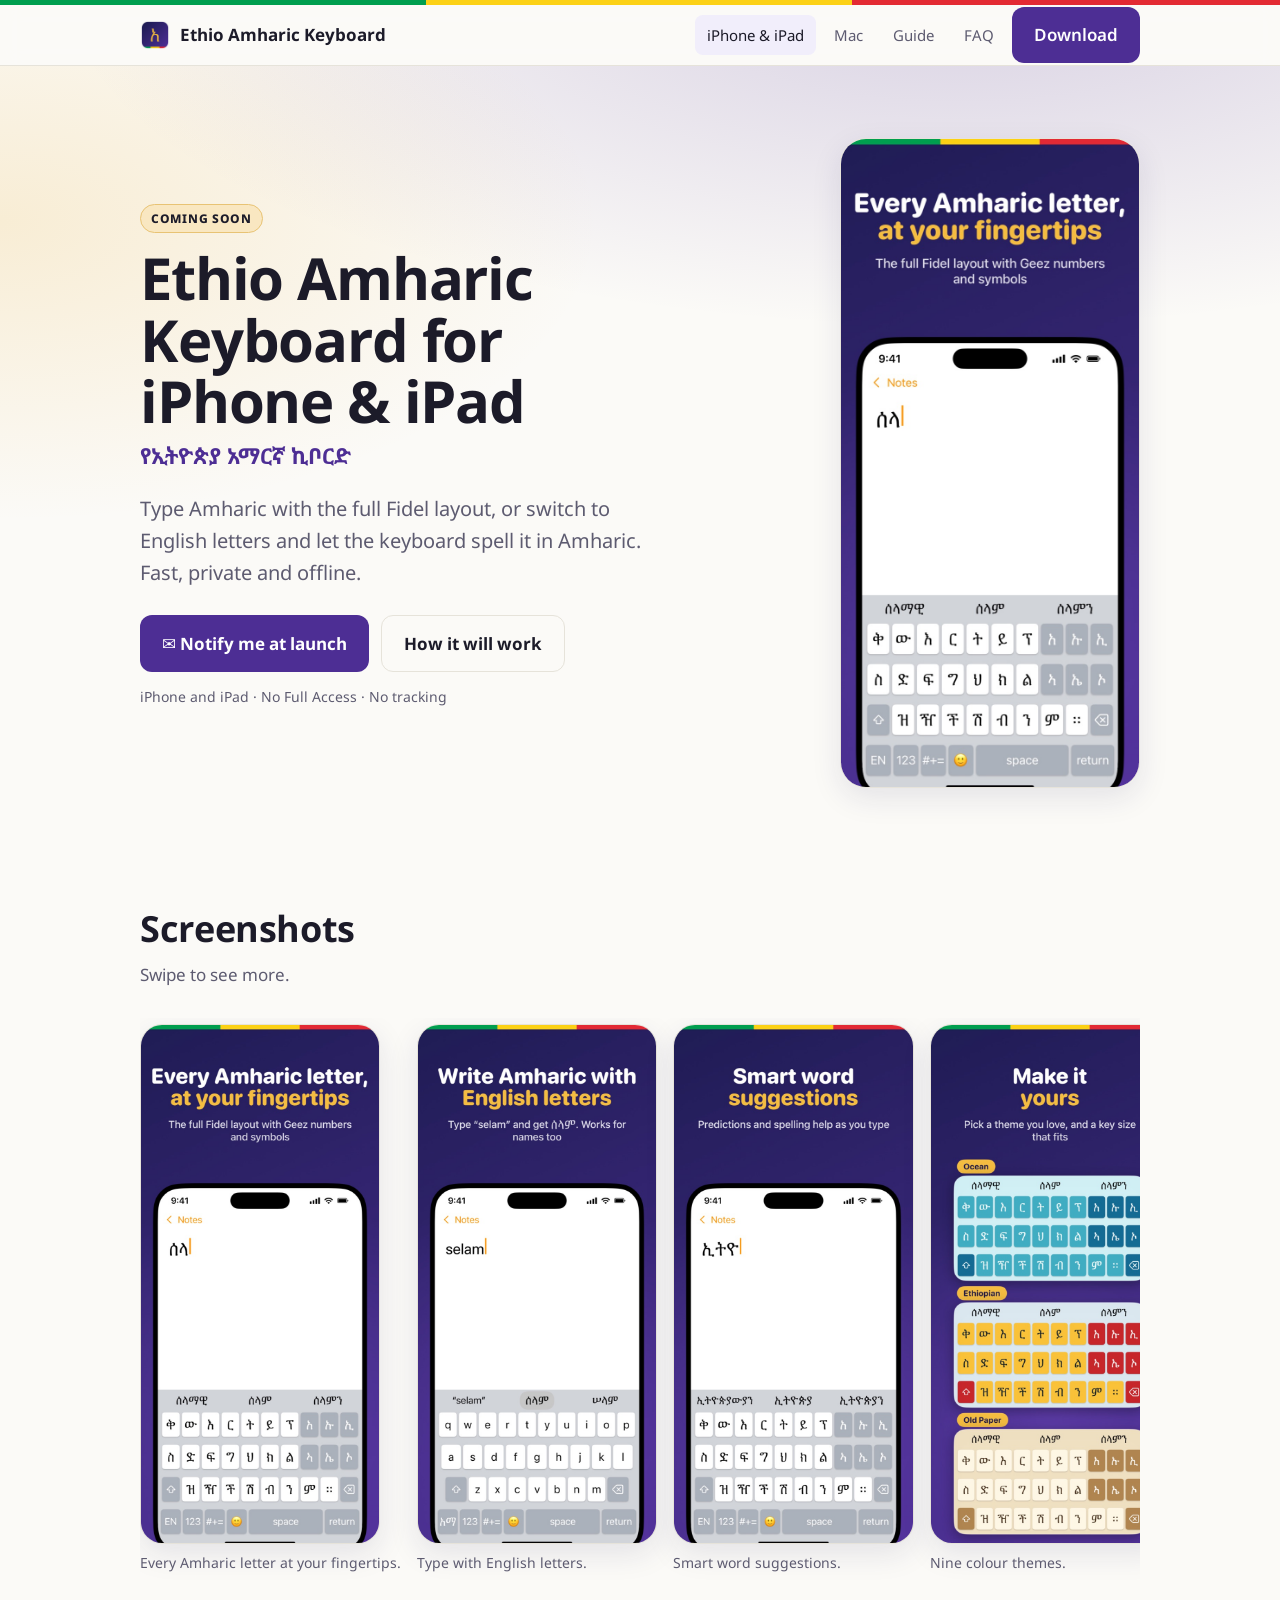
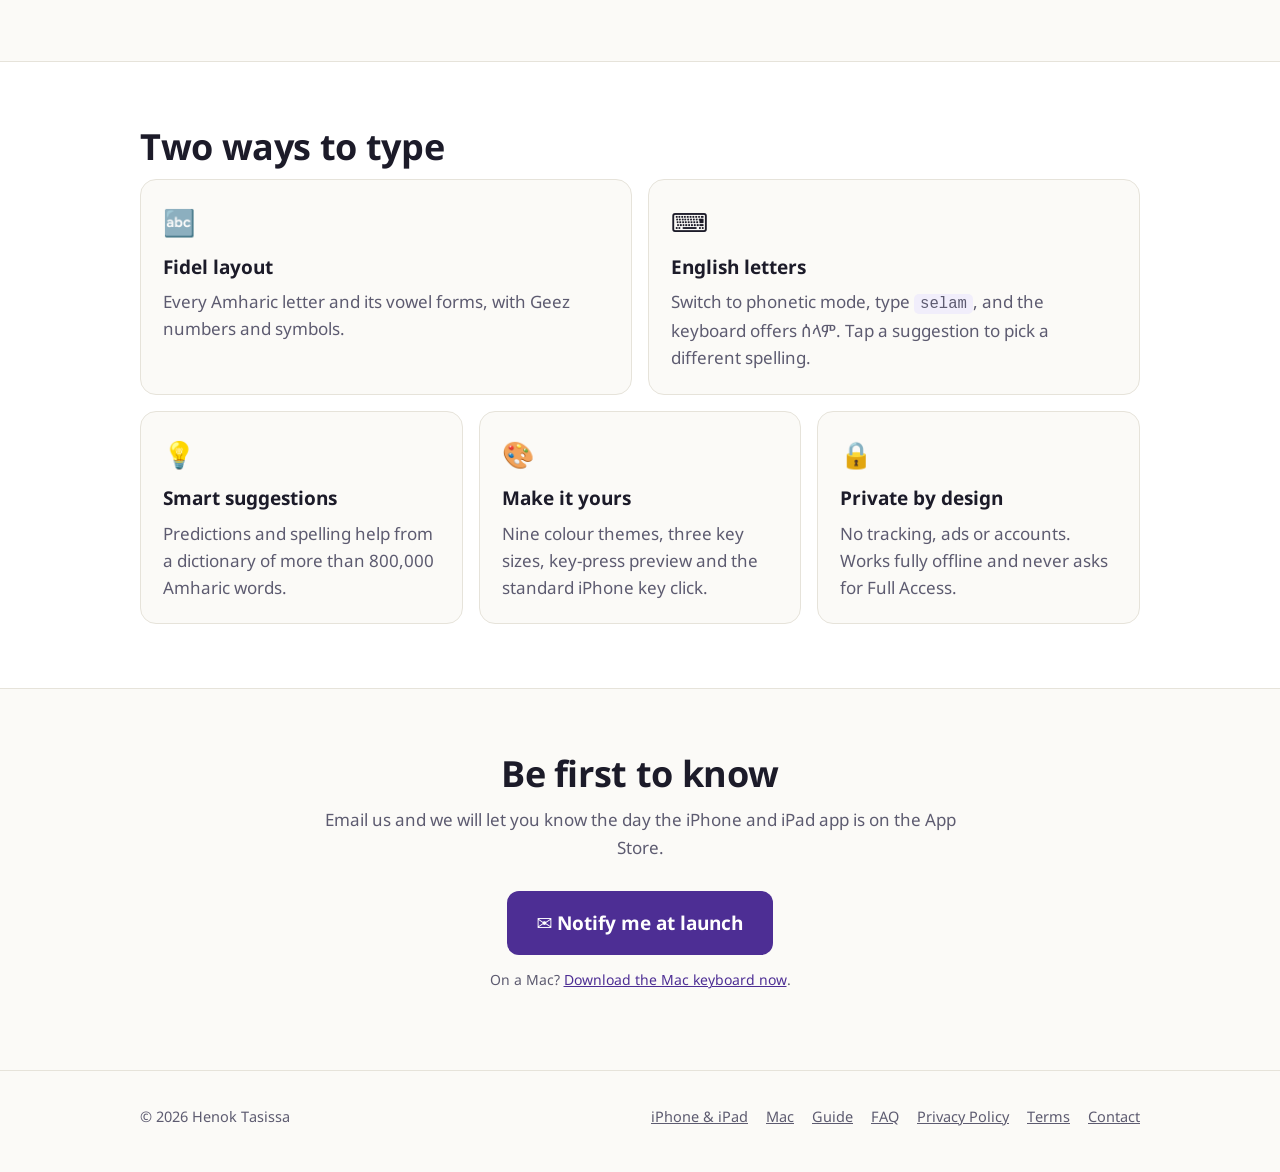
<file: iphone.html>
<!doctype html>
<html lang="en">
<head>
  <meta charset="utf-8">
  <meta name="viewport" content="width=device-width, initial-scale=1">
  <title>Ethio Amharic Keyboard for iPhone and iPad</title>
  <meta name="description" content="The full Amharic Fidel layout or phonetic typing with English letters, smart word suggestions, nine themes, no Full Access. Coming soon to the App Store.">
  <meta property="og:title" content="Ethio Amharic Keyboard for iPhone and iPad">
  <meta property="og:description" content="The full Amharic Fidel layout or phonetic typing with English letters, smart word suggestions, nine themes, no Full Access. Coming soon to the App Store.">
  <meta property="og:image" content="/img/mac-1-type.jpg">
  <meta name="theme-color" content="#1f1c55">
  <link rel="icon" href="/favicon.png">
  <link rel="preconnect" href="https://fonts.googleapis.com"><link rel="preconnect" href="https://fonts.gstatic.com" crossorigin>
  <link rel="stylesheet" href="https://fonts.googleapis.com/css2?family=Noto+Sans+Ethiopic:wght@400;600;700&display=swap">
  <link rel="stylesheet" href="/style.css">
</head>
<body>
  <div class="stripe"></div>
  <header class="nav"><div class="wrap">
    <a class="brand" href="/"><img src="/icon.png" alt="">Ethio Amharic Keyboard</a>
    <nav>
      <a href="/iphone" aria-current="page">iPhone &amp; iPad</a><a href="/mac">Mac</a><a href="/guide">Guide</a><a href="/faq">FAQ</a>
      <a class="btn" href="/mac#download">Download</a>
    </nav>
  </div></header>

  <div class="hero"><div class="wrap">
    <div>
      <span class="badge">Coming soon</span>
      <h1 style="margin-top:14px">Ethio Amharic Keyboard for iPhone &amp; iPad</h1>
      <p class="am">የኢትዮጵያ አማርኛ ኪቦርድ</p>
      <p class="lead">Type Amharic with the full Fidel layout, or switch to English letters and let the keyboard spell it in Amharic. Fast, private and offline.</p>
      <div class="cta">
        <a class="btn" href="mailto:henoktasissa@gmail.com?subject=Notify%20me%20when%20Ethio%20Amharic%20Keyboard%20is%20on%20the%20App%20Store&body=Please%20email%20me%20when%20Ethio%20Amharic%20Keyboard%20for%20iPhone%20and%20iPad%20is%20available.">✉ Notify me at launch</a>
        <a class="btn secondary" href="/guide#iphone">How it will work</a>
      </div>
      <p class="fine">iPhone and iPad · No Full Access · No tracking</p>
    </div>
    <div class="hero-shots" style="max-width:300px"><img class="mac" src="/img/ios-1-amharic-keyboard.jpg" alt="The Ethio Amharic Keyboard on iPhone" style="border-radius:26px"></div>
  </div></div>

  <section id="screens"><div class="wrap">
    <h2>Screenshots</h2>
    <p class="sub">Swipe to see more.</p>
    <div class="shots">
      <figure><img src="/img/ios-1-amharic-keyboard.jpg" alt="Every Amharic letter at your fingertips." loading="lazy"><figcaption>Every Amharic letter at your fingertips.</figcaption></figure><figure><img src="/img/ios-2-english-letters.jpg" alt="Type with English letters." loading="lazy"><figcaption>Type with English letters.</figcaption></figure><figure><img src="/img/ios-3-suggestions.jpg" alt="Smart word suggestions." loading="lazy"><figcaption>Smart word suggestions.</figcaption></figure><figure><img src="/img/ios-4-themes.jpg" alt="Nine colour themes." loading="lazy"><figcaption>Nine colour themes.</figcaption></figure><figure><img src="/img/ios-5-private-by-design.jpg" alt="Private by design." loading="lazy"><figcaption>Private by design.</figcaption></figure><figure><img src="/img/ios-6-app-home.jpg" alt="The app home." loading="lazy"><figcaption>The app home.</figcaption></figure><figure><img src="/img/ios-7-app-features.jpg" alt="Features at a glance." loading="lazy"><figcaption>Features at a glance.</figcaption></figure><figure><img src="/img/ios-8-app-settings.jpg" alt="Settings." loading="lazy"><figcaption>Settings.</figcaption></figure>
    </div>
  </div></section>

  <section class="alt"><div class="wrap">
    <h2>Two ways to type</h2>
    <div class="grid2">
      <div class="card"><span class="icon">🔤</span><h3>Fidel layout</h3><p>Every Amharic letter and its vowel forms, with Geez numbers and symbols.</p></div>
      <div class="card"><span class="icon">⌨️</span><h3>English letters</h3><p>Switch to phonetic mode, type <code>selam</code>, and the keyboard offers ሰላም. Tap a suggestion to pick a different spelling.</p></div>
    </div>
    <div class="grid3" style="margin-top:16px">
      <div class="card"><span class="icon">💡</span><h3>Smart suggestions</h3><p>Predictions and spelling help from a dictionary of more than 800,000 Amharic words.</p></div>
      <div class="card"><span class="icon">🎨</span><h3>Make it yours</h3><p>Nine colour themes, three key sizes, key-press preview and the standard iPhone key click.</p></div>
      <div class="card"><span class="icon">🔒</span><h3>Private by design</h3><p>No tracking, ads or accounts. Works fully offline and never asks for Full Access.</p></div>
    </div>
  </div></section>

  <section class="download"><div class="wrap">
    <h2>Be first to know</h2>
    <p class="sub" style="margin-inline:auto">Email us and we will let you know the day the iPhone and iPad app is on the App Store.</p>
    <a class="btn" href="mailto:henoktasissa@gmail.com?subject=Notify%20me%20when%20Ethio%20Amharic%20Keyboard%20is%20on%20the%20App%20Store&body=Please%20email%20me%20when%20Ethio%20Amharic%20Keyboard%20for%20iPhone%20and%20iPad%20is%20available.">✉ Notify me at launch</a>
    <p class="fine" style="margin-top:14px">On a Mac? <a href="/mac">Download the Mac keyboard now</a>.</p>
  </div></section>

  <footer><div class="wrap">
    <span>&copy; 2026 Henok Tasissa</span>
    <div class="right">
      <a href="/iphone">iPhone &amp; iPad</a><a href="/mac">Mac</a><a href="/guide">Guide</a><a href="/faq">FAQ</a>
      <a href="https://henok-tasissa.github.io/ethio-keyboard-legal/privacy-policy.html">Privacy Policy</a>
      <a href="https://henok-tasissa.github.io/ethio-keyboard-legal/terms-of-use.html">Terms</a>
      <a href="mailto:henoktasissa@gmail.com">Contact</a>
    </div>
  </div></footer>
</body>
</html>
</file>
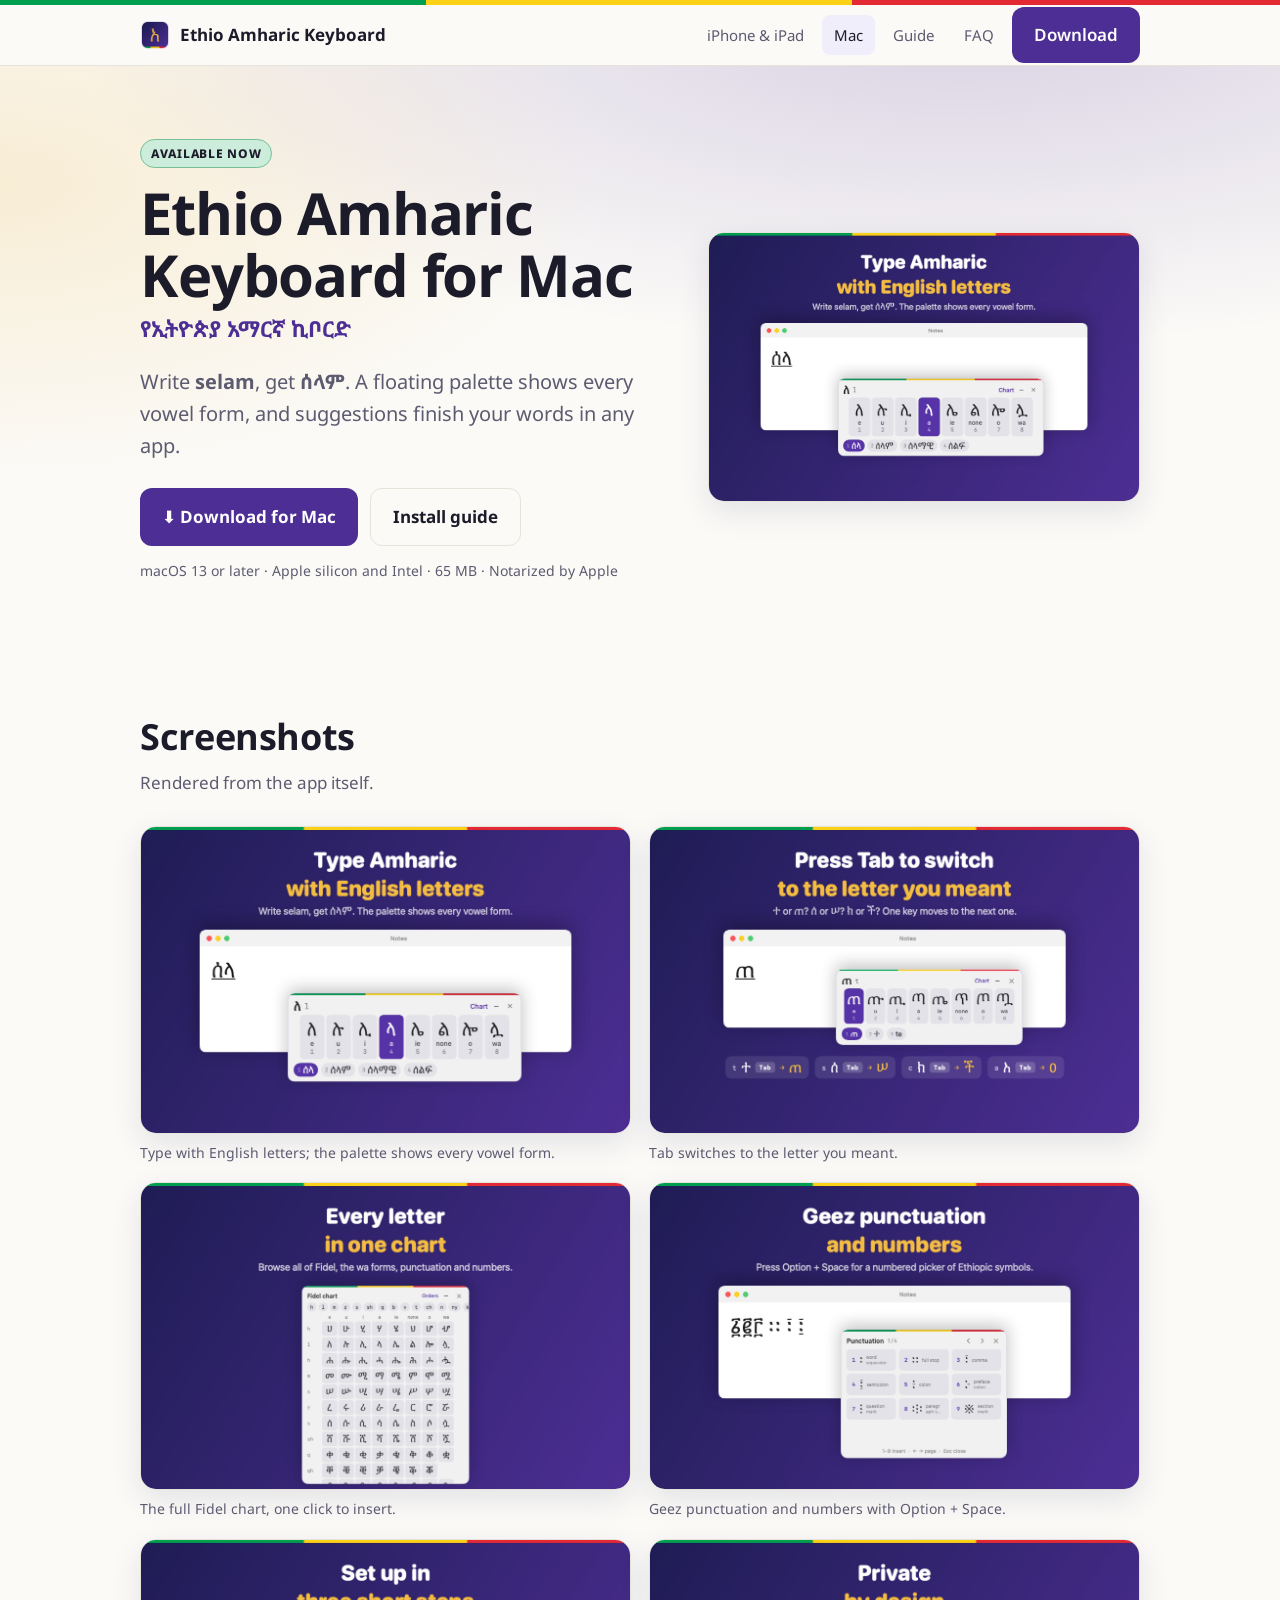
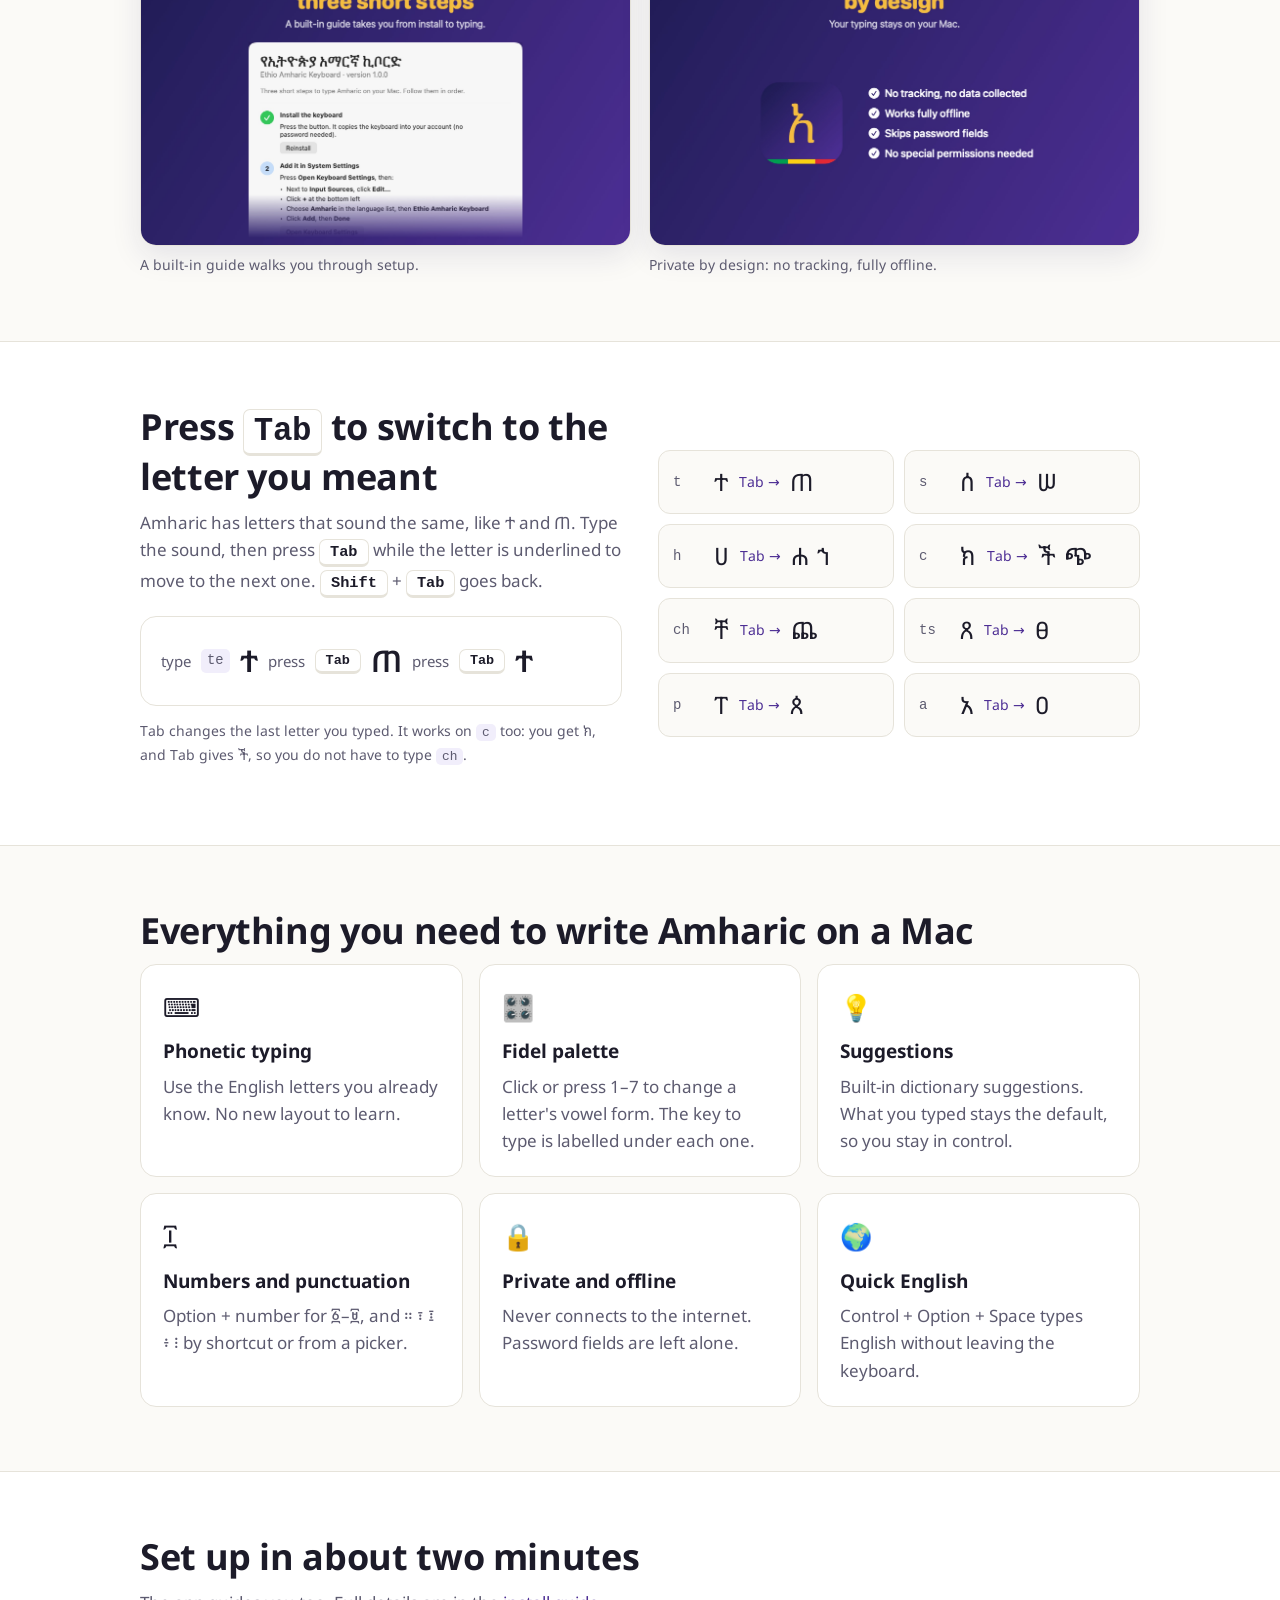
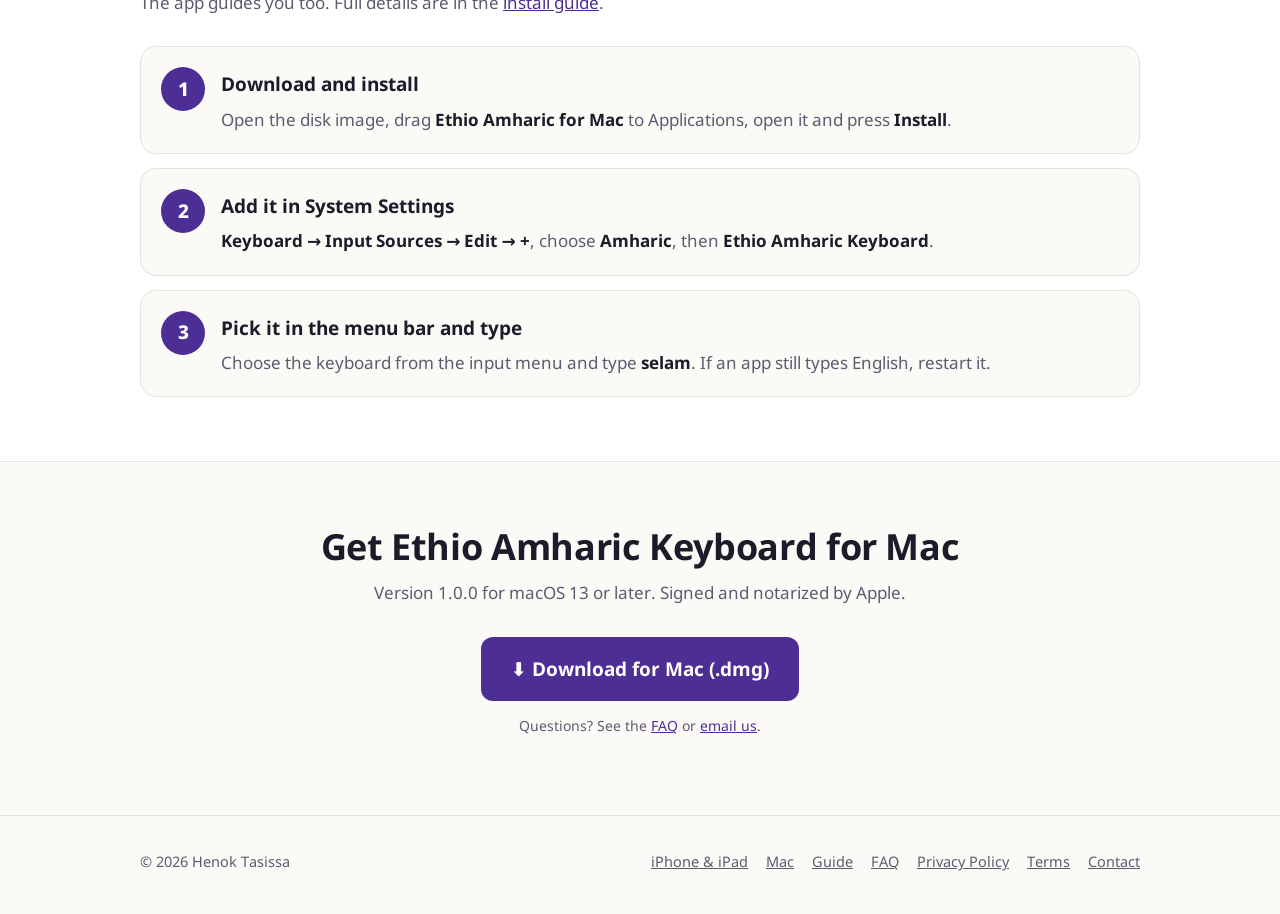
<file: mac.html>
<!doctype html>
<html lang="en">
<head>
  <meta charset="utf-8">
  <meta name="viewport" content="width=device-width, initial-scale=1">
  <title>Ethio Amharic Keyboard for Mac – type Amharic with English letters</title>
  <meta name="description" content="A phonetic Amharic keyboard for macOS with a floating Fidel palette, smart suggestions, and Tab to switch between letters that sound the same. Private and offline.">
  <meta property="og:title" content="Ethio Amharic Keyboard for Mac – type Amharic with English letters">
  <meta property="og:description" content="A phonetic Amharic keyboard for macOS with a floating Fidel palette, smart suggestions, and Tab to switch between letters that sound the same. Private and offline.">
  <meta property="og:image" content="/img/mac-1-type.jpg">
  <meta name="theme-color" content="#1f1c55">
  <link rel="icon" href="/favicon.png">
  <link rel="preconnect" href="https://fonts.googleapis.com"><link rel="preconnect" href="https://fonts.gstatic.com" crossorigin>
  <link rel="stylesheet" href="https://fonts.googleapis.com/css2?family=Noto+Sans+Ethiopic:wght@400;600;700&display=swap">
  <link rel="stylesheet" href="/style.css">
</head>
<body>
  <div class="stripe"></div>
  <header class="nav"><div class="wrap">
    <a class="brand" href="/"><img src="/icon.png" alt="">Ethio Amharic Keyboard</a>
    <nav>
      <a href="/iphone">iPhone &amp; iPad</a><a href="/mac" aria-current="page">Mac</a><a href="/guide">Guide</a><a href="/faq">FAQ</a>
      <a class="btn" href="/mac#download">Download</a>
    </nav>
  </div></header>

  <div class="hero"><div class="wrap">
    <div>
      <span class="badge live">Available now</span>
      <h1 style="margin-top:14px">Ethio Amharic Keyboard for Mac</h1>
      <p class="am">የኢትዮጵያ አማርኛ ኪቦርድ</p>
      <p class="lead">Write <strong>selam</strong>, get <strong>ሰላም</strong>. A floating palette shows every vowel form, and suggestions finish your words in any app.</p>
      <div class="cta">
        <a class="btn" href="https://github.com/Henok-tasissa/ethio-keyboard-launch/releases/latest/download/Ethio-Amharic-Keyboard.dmg">⬇ Download for Mac</a>
        <a class="btn secondary" href="/guide#mac">Install guide</a>
      </div>
      <p class="fine">macOS 13 or later · Apple silicon and Intel · 65 MB · Notarized by Apple</p>
    </div>
    <div class="hero-shots"><img class="mac" src="/img/mac-1-type.jpg" alt="The Ethio Amharic Keyboard palette while typing in Notes"></div>
  </div></div>

  <section id="screens"><div class="wrap">
    <h2>Screenshots</h2>
    <p class="sub">Rendered from the app itself.</p>
    <div class="gallery">
      <figure><img src="/img/mac-1-type.jpg" alt="Type with English letters; the palette shows every vowel form." loading="lazy"><figcaption>Type with English letters; the palette shows every vowel form.</figcaption></figure><figure><img src="/img/mac-2-tab.jpg" alt="Tab switches to the letter you meant." loading="lazy"><figcaption>Tab switches to the letter you meant.</figcaption></figure><figure><img src="/img/mac-3-chart.jpg" alt="The full Fidel chart, one click to insert." loading="lazy"><figcaption>The full Fidel chart, one click to insert.</figcaption></figure><figure><img src="/img/mac-4-symbols.jpg" alt="Geez punctuation and numbers with Option + Space." loading="lazy"><figcaption>Geez punctuation and numbers with Option + Space.</figcaption></figure><figure><img src="/img/mac-5-setup.jpg" alt="A built-in guide walks you through setup." loading="lazy"><figcaption>A built-in guide walks you through setup.</figcaption></figure><figure><img src="/img/mac-6-private.jpg" alt="Private by design: no tracking, fully offline." loading="lazy"><figcaption>Private by design: no tracking, fully offline.</figcaption></figure>
    </div>
  </div></section>

  <section id="tab" class="alt"><div class="wrap tab-spot">
    <div>
      <h2>Press <span class="keycap">Tab</span> to switch to the letter you meant</h2>
      <p class="sub" style="margin-bottom:14px">Amharic has letters that sound the same, like ተ and ጠ. Type the sound, then press <span class="keycap">Tab</span> while the letter is underlined to move to the next one. <span class="keycap">Shift</span> + <span class="keycap">Tab</span> goes back.</p>
      <div class="demo"><div class="row">type <code>te</code> <span class="big">ተ</span> press <span class="keycap">Tab</span> <span class="big">ጠ</span> press <span class="keycap">Tab</span> <span class="big">ተ</span></div></div>
      <p class="fine" style="margin-top:14px">Tab changes the last letter you typed. It works on <code>c</code> too: you get ክ, and Tab gives ች, so you do not have to type <code>ch</code>.</p>
    </div>
    <div class="pairs"><div class="pair"><span class="t">t</span><span class="l">ተ</span><span class="arrow">Tab →</span><span class="l">ጠ</span></div><div class="pair"><span class="t">s</span><span class="l">ሰ</span><span class="arrow">Tab →</span><span class="l">ሠ</span></div><div class="pair"><span class="t">h</span><span class="l">ሀ</span><span class="arrow">Tab →</span><span class="l">ሐ ኀ</span></div><div class="pair"><span class="t">c</span><span class="l">ክ</span><span class="arrow">Tab →</span><span class="l">ች ጭ</span></div><div class="pair"><span class="t">ch</span><span class="l">ቸ</span><span class="arrow">Tab →</span><span class="l">ጨ</span></div><div class="pair"><span class="t">ts</span><span class="l">ጸ</span><span class="arrow">Tab →</span><span class="l">ፀ</span></div><div class="pair"><span class="t">p</span><span class="l">ፐ</span><span class="arrow">Tab →</span><span class="l">ጰ</span></div><div class="pair"><span class="t">a</span><span class="l">አ</span><span class="arrow">Tab →</span><span class="l">ዐ</span></div></div>
  </div></section>

  <section id="features"><div class="wrap">
    <h2>Everything you need to write Amharic on a Mac</h2>
    <div class="grid3">
      <div class="card"><span class="icon">⌨️</span><h3>Phonetic typing</h3><p>Use the English letters you already know. No new layout to learn.</p></div>
      <div class="card"><span class="icon">🎛️</span><h3>Fidel palette</h3><p>Click or press 1–7 to change a letter's vowel form. The key to type is labelled under each one.</p></div>
      <div class="card"><span class="icon">💡</span><h3>Suggestions</h3><p>Built-in dictionary suggestions. What you typed stays the default, so you stay in control.</p></div>
      <div class="card"><span class="icon">፲</span><h3>Numbers and punctuation</h3><p>Option + number for ፩–፱, and ። ፣ ፤ ፥ ፧ by shortcut or from a picker.</p></div>
      <div class="card"><span class="icon">🔒</span><h3>Private and offline</h3><p>Never connects to the internet. Password fields are left alone.</p></div>
      <div class="card"><span class="icon">🌍</span><h3>Quick English</h3><p>Control + Option + Space types English without leaving the keyboard.</p></div>
    </div>
  </div></section>

  <section id="how" class="alt"><div class="wrap">
    <h2>Set up in about two minutes</h2>
    <p class="sub">The app guides you too. Full details are in the <a href="/guide#mac">install guide</a>.</p>
    <div class="steps">
      <div class="step"><div><h3>Download and install</h3><p>Open the disk image, drag <strong>Ethio Amharic for Mac</strong> to Applications, open it and press <strong>Install</strong>.</p></div></div>
      <div class="step"><div><h3>Add it in System Settings</h3><p><strong>Keyboard → Input Sources → Edit → +</strong>, choose <strong>Amharic</strong>, then <strong>Ethio Amharic Keyboard</strong>.</p></div></div>
      <div class="step"><div><h3>Pick it in the menu bar and type</h3><p>Choose the keyboard from the input menu and type <strong>selam</strong>. If an app still types English, restart it.</p></div></div>
    </div>
  </div></section>

  <section id="download" class="download"><div class="wrap">
    <h2>Get Ethio Amharic Keyboard for Mac</h2>
    <p class="sub" style="margin-inline:auto">Version 1.0.0 for macOS 13 or later. Signed and notarized by Apple.</p>
    <a class="btn" href="https://github.com/Henok-tasissa/ethio-keyboard-launch/releases/latest/download/Ethio-Amharic-Keyboard.dmg">⬇ Download for Mac (.dmg)</a>
    <p class="fine" style="margin-top:14px">Questions? See the <a href="/faq">FAQ</a> or <a href="mailto:henoktasissa@gmail.com">email us</a>.</p>
  </div></section>

  <footer><div class="wrap">
    <span>&copy; 2026 Henok Tasissa</span>
    <div class="right">
      <a href="/iphone">iPhone &amp; iPad</a><a href="/mac">Mac</a><a href="/guide">Guide</a><a href="/faq">FAQ</a>
      <a href="https://henok-tasissa.github.io/ethio-keyboard-legal/privacy-policy.html">Privacy Policy</a>
      <a href="https://henok-tasissa.github.io/ethio-keyboard-legal/terms-of-use.html">Terms</a>
      <a href="mailto:henoktasissa@gmail.com">Contact</a>
    </div>
  </div></footer>
</body>
</html>
</file>
<file: style.css>
:root {
  --bg: #fbfaf7; --surface: #ffffff; --ink: #1c1b29; --muted: #5d5b70; --line: #e6e3da;
  --indigo: #1f1c55; --purple: #4d2e94; --gold: #e9a820; --accent: #4d2e94; --accent-ink: #ffffff;
  --green: #009e4f; --yellow: #fcd116; --red: #e32a33; --chip: #f1eefb; --shadow: 0 10px 30px rgba(31, 28, 85, .10);
}
@media (prefers-color-scheme: dark) {
  :root {
    --bg: #12111d; --surface: #1b1a2b; --ink: #f1f0f8; --muted: #a9a7be; --line: #2b2a40;
    --accent: #b9a2ff; --accent-ink: #14122b; --chip: #26233f; --shadow: 0 10px 30px rgba(0, 0, 0, .35);
  }
}
* { box-sizing: border-box; }
html { scroll-behavior: smooth; }
body {
  margin: 0; background: var(--bg); color: var(--ink); line-height: 1.6;
  font: 17px/1.6 -apple-system, BlinkMacSystemFont, "Segoe UI", "Noto Sans Ethiopic", "Kefa", "Nyala", system-ui, sans-serif;
}
a { color: var(--accent); }
.wrap { max-width: 1040px; margin: 0 auto; padding: 0 20px; }
.stripe { height: 5px; background: linear-gradient(90deg, var(--green) 0 33.3%, var(--yellow) 33.3% 66.6%, var(--red) 66.6%); }

header.nav { position: sticky; top: 0; z-index: 5; background: color-mix(in srgb, var(--bg) 88%, transparent); backdrop-filter: blur(10px); border-bottom: 1px solid var(--line); }
header.nav .wrap { display: flex; align-items: center; gap: 22px; height: 60px; }
.brand { display: flex; align-items: center; gap: 10px; font-weight: 700; color: var(--ink); text-decoration: none; }
.brand img { width: 30px; height: 30px; border-radius: 7px; }
nav { margin-left: auto; display: flex; gap: 6px; align-items: center; }
nav a { color: var(--muted); text-decoration: none; padding: 8px 12px; border-radius: 8px; font-size: 15px; }
nav a:hover, nav a[aria-current] { color: var(--ink); background: var(--chip); }
nav a.btn { background: var(--accent); color: var(--accent-ink); font-weight: 600; }

.btn { display: inline-flex; align-items: center; gap: 8px; background: var(--accent); color: var(--accent-ink); padding: 14px 22px; border-radius: 12px; font-weight: 700; text-decoration: none; border: 0; font-size: 17px; }
.btn.secondary { background: transparent; color: var(--ink); border: 1px solid var(--line); }
.btn:hover { filter: brightness(1.08); }

.hero { padding: 72px 0 56px; background: radial-gradient(900px 340px at 75% -10%, color-mix(in srgb, var(--purple) 20%, transparent), transparent), radial-gradient(600px 300px at 0% 20%, color-mix(in srgb, var(--gold) 16%, transparent), transparent); }
.hero .wrap { display: grid; grid-template-columns: 1.1fr .9fr; gap: 40px; align-items: center; }
.hero h1 { font-size: clamp(36px, 5.4vw, 58px); line-height: 1.06; margin: 0 0 6px; letter-spacing: -.02em; }
.hero .am { font-size: 22px; color: var(--accent); font-weight: 700; margin: 0 0 16px; }
.hero p.lead { font-size: 20px; color: var(--muted); max-width: 30em; }
.cta { display: flex; flex-wrap: wrap; gap: 12px; margin: 26px 0 12px; }
.fine { color: var(--muted); font-size: 14px; }

.mock { background: var(--surface); border: 1px solid var(--line); border-radius: 18px; box-shadow: var(--shadow); padding: 18px; max-width: 420px; justify-self: end; width: 100%; }
.mock .typed { font-size: 15px; color: var(--muted); display: flex; justify-content: space-between; margin-bottom: 10px; }
.mock .typed b { color: var(--ink); font-size: 26px; font-weight: 600; }
.cells { display: grid; grid-template-columns: repeat(8, 1fr); gap: 5px; }
.cell { background: var(--chip); border-radius: 9px; text-align: center; padding: 8px 0 5px; }
.cell .g { font-size: 22px; line-height: 1.2; display: block; }
.cell .k { font-size: 10.5px; color: var(--muted); display: block; }
.cell.on { background: var(--accent); color: var(--accent-ink); }
.cell.on .k { color: inherit; opacity: .85; }
.sugg { display: flex; gap: 6px; margin-top: 12px; flex-wrap: wrap; }
.sugg span { background: var(--chip); padding: 4px 11px; border-radius: 999px; font-size: 15px; }
.sugg span:first-child { background: var(--accent); color: var(--accent-ink); }

section { padding: 64px 0; }
section.alt { background: var(--surface); border-block: 1px solid var(--line); }
h2 { font-size: clamp(26px, 3.4vw, 36px); line-height: 1.15; margin: 0 0 12px; letter-spacing: -.01em; }
h3 { margin: 0 0 6px; font-size: 19px; }
.sub { color: var(--muted); max-width: 40em; margin: 0 0 30px; }
.grid3 { display: grid; grid-template-columns: repeat(3, 1fr); gap: 16px; }
.grid2 { display: grid; grid-template-columns: repeat(2, 1fr); gap: 16px; }
.card { background: var(--surface); border: 1px solid var(--line); border-radius: 16px; padding: 22px; }
section.alt .card { background: var(--bg); }
.card p { margin: 0; color: var(--muted); }
.icon { font-size: 26px; margin-bottom: 8px; display: block; }

.tab-spot { display: grid; grid-template-columns: 1fr 1fr; gap: 36px; align-items: center; }
.keycap { display: inline-block; min-width: 2.2em; text-align: center; padding: 3px 10px; border-radius: 7px; border: 1px solid var(--line); border-bottom-width: 3px; background: var(--surface); font: 600 .9em ui-monospace, "SF Mono", Menlo, monospace; color: var(--ink); }
.pairs { display: grid; grid-template-columns: repeat(2, 1fr); gap: 10px; }
.pair { background: var(--bg); border: 1px solid var(--line); border-radius: 12px; padding: 12px 14px; display: flex; align-items: center; gap: 10px; }
.pair .t { font-family: ui-monospace, Menlo, monospace; color: var(--muted); min-width: 2.2em; font-size: 14px; }
.pair .l { font-size: 24px; letter-spacing: .05em; }
.pair .arrow { color: var(--accent); font-size: 14px; }
.demo { background: var(--surface); border: 1px solid var(--line); border-radius: 16px; padding: 20px; margin-top: 18px; }
.demo .row { display: flex; align-items: center; gap: 10px; flex-wrap: wrap; font-size: 15px; color: var(--muted); }
.demo .big { font-size: 30px; color: var(--ink); font-weight: 600; }

.steps { counter-reset: s; display: grid; gap: 14px; }
.step { display: grid; grid-template-columns: 44px 1fr; gap: 16px; background: var(--surface); border: 1px solid var(--line); border-radius: 16px; padding: 20px; }
section.alt .step { background: var(--bg); }
.step::before { counter-increment: s; content: counter(s); width: 44px; height: 44px; border-radius: 50%; background: var(--accent); color: var(--accent-ink); display: grid; place-items: center; font-weight: 800; font-size: 19px; }
.step h3 { margin-top: 2px; }
.step p, .step ul, .step ol { margin: 6px 0 0; color: var(--muted); }
.step li { margin: 3px 0; }
.step strong, .card strong { color: var(--ink); }
.note { background: color-mix(in srgb, var(--gold) 16%, var(--surface)); border: 1px solid color-mix(in srgb, var(--gold) 45%, var(--line)); border-radius: 12px; padding: 14px 16px; margin: 18px 0; }
.note p { margin: 0; color: var(--ink); }

table { width: 100%; border-collapse: collapse; background: var(--surface); border: 1px solid var(--line); border-radius: 14px; overflow: hidden; font-size: 16px; }
th, td { text-align: left; padding: 11px 14px; border-bottom: 1px solid var(--line); vertical-align: top; }
th { background: var(--chip); font-size: 13px; text-transform: uppercase; letter-spacing: .05em; color: var(--muted); }
tr:last-child td { border-bottom: 0; }
td.mono, code { font-family: ui-monospace, "SF Mono", Menlo, monospace; font-size: .92em; }
code { background: var(--chip); padding: 1px 6px; border-radius: 5px; }

.page-head { padding: 48px 0 8px; }
.page-head h1 { font-size: clamp(32px, 4.5vw, 46px); margin: 0 0 8px; letter-spacing: -.02em; }
.toc { display: flex; gap: 8px; flex-wrap: wrap; margin: 18px 0 0; }
.toc a { background: var(--chip); color: var(--ink); text-decoration: none; padding: 7px 14px; border-radius: 999px; font-size: 14.5px; }

details { background: var(--surface); border: 1px solid var(--line); border-radius: 14px; padding: 0 20px; margin: 10px 0; }
details[open] { box-shadow: var(--shadow); }
summary { cursor: pointer; font-weight: 700; padding: 17px 0; list-style: none; display: flex; justify-content: space-between; gap: 14px; }
summary::-webkit-details-marker { display: none; }
summary::after { content: "+"; color: var(--accent); font-size: 22px; line-height: 1; }
details[open] summary::after { content: "–"; }
details .a { padding: 0 0 18px; color: var(--muted); }
details .a p { margin: 0 0 10px; }
.faq-group { margin: 38px 0 6px; font-size: 14px; letter-spacing: .08em; text-transform: uppercase; color: var(--muted); }

.download { text-align: center; }
.download .btn { font-size: 19px; padding: 17px 30px; }
footer { padding: 34px 0 46px; color: var(--muted); font-size: 14.5px; border-top: 1px solid var(--line); }
footer .wrap { display: flex; flex-wrap: wrap; gap: 14px 26px; align-items: center; }
footer .right { margin-left: auto; display: flex; gap: 18px; flex-wrap: wrap; }
footer a { color: var(--muted); }

@media (max-width: 860px) {
  .hero .wrap, .tab-spot, .grid3, .grid2 { grid-template-columns: 1fr; }
  .mock { justify-self: start; }
  nav a:not(.btn) { display: none; }
  .pairs { grid-template-columns: 1fr; }
  footer .right { margin-left: 0; }
}

/* ---- launch site additions ---- */
.badge { display: inline-block; font-size: 12px; font-weight: 800; letter-spacing: .06em; text-transform: uppercase; padding: 4px 10px; border-radius: 999px; background: color-mix(in srgb, var(--gold) 28%, var(--surface)); color: var(--ink); border: 1px solid color-mix(in srgb, var(--gold) 55%, var(--line)); }
.badge.live { background: color-mix(in srgb, var(--green) 20%, var(--surface)); border-color: color-mix(in srgb, var(--green) 50%, var(--line)); }
.btn.disabled { opacity: .55; pointer-events: none; }
.platforms { display: grid; grid-template-columns: repeat(2, 1fr); gap: 18px; }
.platform { background: var(--surface); border: 1px solid var(--line); border-radius: 20px; padding: 26px; display: flex; flex-direction: column; gap: 10px; box-shadow: var(--shadow); }
.platform h3 { font-size: 24px; margin: 4px 0 0; }
.platform p { margin: 0; color: var(--muted); }
.platform .cta { margin: 10px 0 0; }
.platform .meta { font-size: 14px; color: var(--muted); }
.shots { display: flex; gap: 16px; overflow-x: auto; padding: 6px 2px 22px; scroll-snap-type: x mandatory; -webkit-overflow-scrolling: touch; }
.shots figure { margin: 0; flex: 0 0 auto; scroll-snap-align: start; }
.shots img { display: block; height: 520px; width: auto; border-radius: 22px; border: 1px solid var(--line); box-shadow: var(--shadow); background: var(--surface); }
.shots.wide img { height: auto; width: min(640px, 82vw); border-radius: 16px; }
.shots figcaption { font-size: 14px; color: var(--muted); margin-top: 8px; max-width: 30em; }
.gallery { display: grid; grid-template-columns: repeat(2, 1fr); gap: 18px; }
.gallery img { width: 100%; height: auto; display: block; border-radius: 16px; border: 1px solid var(--line); box-shadow: var(--shadow); }
.gallery figure { margin: 0; }
.gallery figcaption { font-size: 14px; color: var(--muted); margin-top: 8px; }
.hero-shots { position: relative; justify-self: end; width: 100%; max-width: 480px; }
.hero-shots .mac { width: 100%; border-radius: 16px; border: 1px solid var(--line); box-shadow: var(--shadow); display: block; }
.hero-shots .phone { position: absolute; width: 36%; left: -8%; bottom: -34px; border-radius: 20px; border: 1px solid var(--line); box-shadow: var(--shadow); }
.hero-center { text-align: center; padding: 72px 0 24px; }
.hero-center h1 { font-size: clamp(36px, 5.6vw, 62px); line-height: 1.05; margin: 0 0 8px; letter-spacing: -.02em; }
.hero-center p.lead { font-size: 20px; color: var(--muted); max-width: 34em; margin: 12px auto 0; }
.tabs { display: inline-flex; background: var(--chip); border-radius: 12px; padding: 4px; gap: 4px; margin: 6px 0 18px; }
.tabs a { padding: 8px 16px; border-radius: 9px; text-decoration: none; color: var(--ink); font-weight: 600; font-size: 15px; }
.tabs a:hover { background: var(--surface); }
@media (max-width: 860px) { .platforms, .gallery { grid-template-columns: 1fr; } .hero-shots { justify-self: start; } .shots img { height: 440px; } }
</file>
